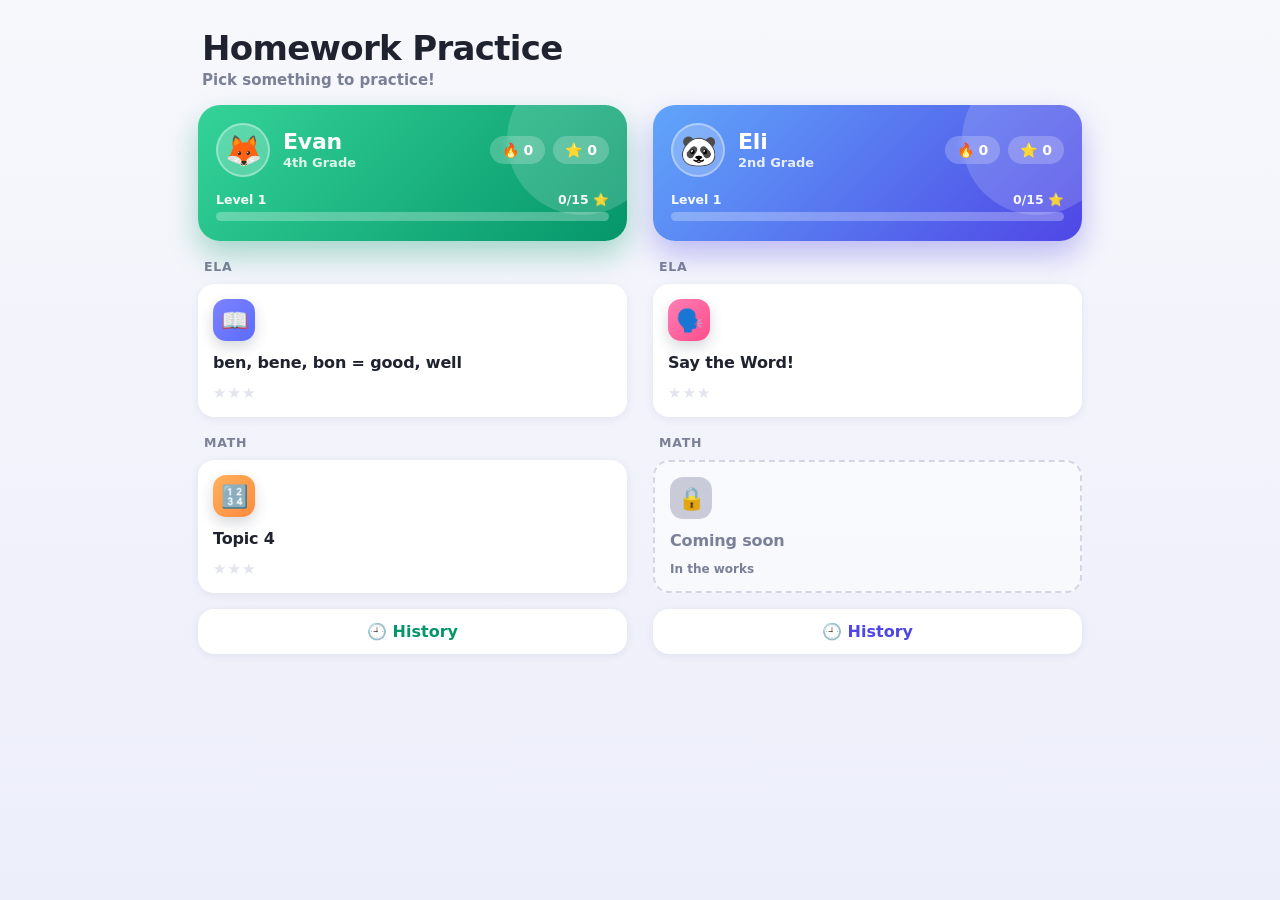
<file: index.html>
<!DOCTYPE html>
<html lang="en">
<head>
  <meta charset="UTF-8" />
  <meta name="viewport" content="width=device-width, initial-scale=1.0, viewport-fit=cover" />
  <title>Homework Practice</title>
  <link rel="stylesheet" href="assets/styles.css" />
  <!-- Added to the Home Screen, it opens full screen like an app: no tabs, no address bar. -->
  <link rel="manifest" href="manifest.json" />
  <link rel="apple-touch-icon" href="assets/icons/icon-180.png" />
  <meta name="apple-mobile-web-app-capable" content="yes" />
  <meta name="mobile-web-app-capable" content="yes" />
  <meta name="apple-mobile-web-app-status-bar-style" content="default" />
  <meta name="apple-mobile-web-app-title" content="Practice" />
  <meta name="theme-color" content="#f7f8fc" />
</head>
<body>
  <main class="app-shell">
    <header class="home-head">
      <h1 id="hubTitle">Homework Practice</h1>
      <p class="sub" id="hubSub"></p>
    </header>
    <div class="kid-grid" id="kidGrid"></div>
  </main>

  <script src="assets/progress.js"></script>
  <script>
    // GitHub Pages serves everything with cache-control: max-age=600, and
    // there is no way to change that on a static site. A browser that has
    // been here before will therefore happily show a ten-minute-old menu,
    // so a newly added assignment just isn't there. The content files are
    // a couple of kilobytes, so ask for the current copy every time rather
    // than let that happen. Code files keep the normal caching.
    function freshScript(src) {
      return new Promise((resolve, reject) => {
        const s = document.createElement("script");
        s.src = src + (src.includes("?") ? "&" : "?") + "v=" + Date.now();
        s.onload = resolve;
        s.onerror = () => reject(new Error("Could not load " + src));
        document.head.appendChild(s);
      });
    }

    const ENGINE = {
      vocab: { icon: "📖", bg: "var(--tile-vocab)" },
      speak: { icon: "🗣️", bg: "var(--tile-speak)" },
      math:  { icon: "🔢", bg: "var(--tile-math)" }
    };

    function href(act) {
      return `engines/${encodeURIComponent(act.engine)}/index.html?set=${encodeURIComponent(act.set)}` +
             (act.mode ? `&mode=${encodeURIComponent(act.mode)}` : "");
    }
    // Same rule as GameLoader: a mode other than "full" keeps its own stars.
    const progressKey = act => act.mode && act.mode !== "full" ? `${act.set}:${act.mode}` : act.set;

    // A tile wears a NEW badge for this many days after the date in the
    // manifest. Freshness and progress are different things: "just added"
    // is about the tile, "not tried yet" is about the child.
    const NEW_FOR_DAYS = 14;

    function isNewlyAdded(added) {
      if (!added) return false;                       // no date = never badged
      const when = Date.parse(added + "T00:00:00");   // local midnight, not UTC
      if (Number.isNaN(when)) return false;           // typo = never badged
      return (Date.now() - when) < NEW_FOR_DAYS * 86400000;
    }

    function starsMarkup(n) {
      let s = "";
      for (let i = 1; i <= 3; i++) s += `<span class="${i <= n ? "on" : "off"}">★</span>`;
      return `<span class="stars">${s}</span>`;
    }

    function tile(kidId, act) {
      const e = ENGINE[act.engine] || { icon: "✏️", bg: "var(--tile-vocab)" };
      const p = window.Progress.getActivity(kidId, progressKey(act));
      const foot = p.plays > 0
        ? `${starsMarkup(p.bestStars)}<span class="tile-best">Best ${p.bestPct}%</span>`
        : starsMarkup(0);
      const badge = isNewlyAdded(act.added) ? `<span class="badge-new">New</span>` : "";
      return `
        <a class="tile" href="${href(act)}">
          <div class="tile-top">
            <div class="chip" style="background:${e.bg}">${e.icon}</div>
            ${badge}
          </div>
          <div class="tile-title">${act.title}</div>
          <div class="tile-foot">${foot}</div>
        </a>`;
    }

    function lockedTile() {
      return `
        <div class="tile locked">
          <div class="tile-top"><div class="chip">🔒</div></div>
          <div class="tile-title">Coming soon</div>
          <div class="tile-foot"><span class="tile-best">In the works</span></div>
        </div>`;
    }

    function kidSection(kid) {
      const c = kid.colors || ["#7c83ff", "#5b6cff"];
      const pr = window.Progress.getKid(kid.id);
      const lvl = pr.level;

      const subjects = (kid.subjects || []).map(sub => {
        // archived: true in the manifest keeps the assignment and its scores
        // but takes the tile off the home screen.
        const acts = (sub.activities || []).filter(a => !a.archived);
        const body = acts.length ? acts.map(a => tile(kid.id, a)).join("") : lockedTile();
        return `<div class="subj-cap">${sub.name}</div><div class="tiles">${body}</div>`;
      }).join("");

      return `
        <section class="kid" style="--kc1:${c[0]}; --kc2:${c[1]}; --kc-shadow:${c[1]}55">
          <div class="kid-hero">
            <div class="kid-hero-top">
              <div class="avatar">${kid.avatar || "🙂"}</div>
              <div class="kid-meta">
                <div class="kid-name">${kid.name}</div>
                <div class="kid-grade">${kid.grade || ""}</div>
              </div>
              <div class="kid-stats">
                <div class="stat-pill">🔥 ${pr.streak}</div>
                <div class="stat-pill">⭐ ${pr.totalStars}</div>
              </div>
            </div>
            <div class="xp">
              <div class="xp-row"><span>Level ${lvl.num}</span><span>${lvl.inLevel}/${lvl.perLevel} ⭐</span></div>
              <div class="xp-track"><div class="xp-fill" data-w="${lvl.pct}"></div></div>
            </div>
          </div>
          ${subjects}
          <a class="kid-history" href="history.html?kid=${encodeURIComponent(kid.id)}">🕘 History</a>
        </section>`;
    }

    function render() {
      const m = window.MANIFEST || { kids: [] };
      document.getElementById("hubTitle").textContent = m.title || "Homework Practice";
      document.getElementById("hubSub").textContent = "Pick something to practice!";
      document.getElementById("kidGrid").innerHTML = (m.kids || []).map(kidSection).join("");
      // animate XP bars after paint
      requestAnimationFrame(() => {
        document.querySelectorAll(".xp-fill").forEach(el => { el.style.width = el.dataset.w + "%"; });
      });
    }

    freshScript("data/manifest.js").then(render).catch(() => {
      document.getElementById("hubSub").textContent =
        "Couldn't load the activities — check the connection and pull down to refresh.";
    });
  </script>
</body>
</html>
</file>
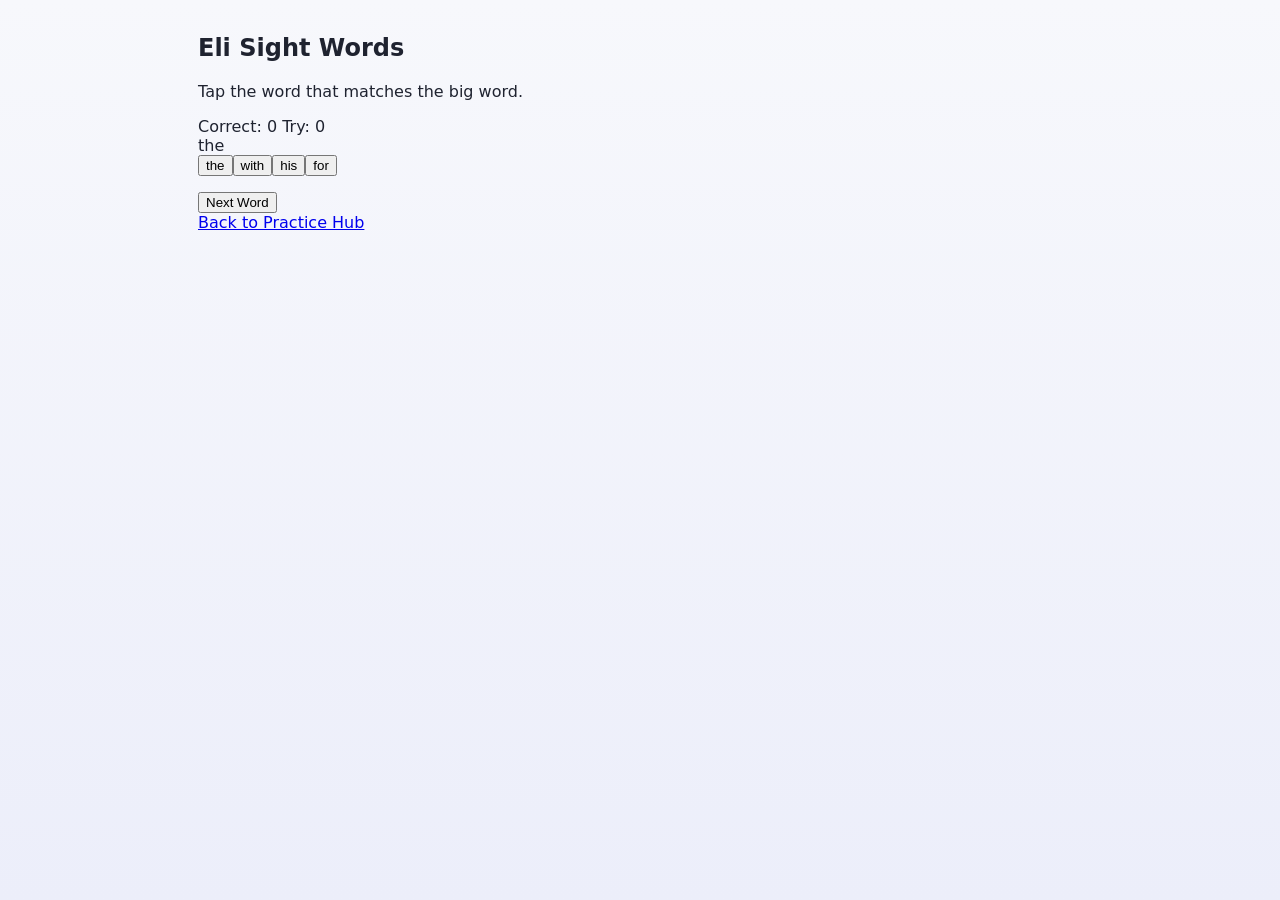
<file: eli-sight-words/index.html>
<!DOCTYPE html>
<html lang="en">
<head>
  <meta charset="UTF-8" />
  <meta name="viewport" content="width=device-width, initial-scale=1.0" />
  <title>Eli Sight Word Game</title>
  <link rel="stylesheet" href="../assets/styles.css" />
</head>
<body>
  <main class="app-shell">
    <section class="game-card">
      <h1>Eli Sight Words</h1>
      <p class="subtitle">Tap the word that matches the big word.</p>

      <div class="score-row">
        <span>Correct: <span id="correctCount">0</span></span>
        <span>Try: <span id="tryCount">0</span></span>
      </div>

      <div class="word-display" id="targetWord">the</div>
      <div class="option-grid" id="options"></div>
      <p id="feedback" class="feedback"></p>

      <div class="controls">
        <button class="big-button orange" onclick="newRound()">Next Word</button>
      </div>

      <a class="small-link" href="../">Back to Practice Hub</a>
    </section>
  </main>

  <script>
    const words = ["the", "and", "you", "said", "was", "for", "are", "with", "his", "they", "this", "have"];
    let target = "";
    let correct = 0;
    let tries = 0;

    function shuffle(array) {
      return array.sort(() => Math.random() - 0.5);
    }

    function newRound() {
      document.getElementById("feedback").textContent = "";
      target = words[Math.floor(Math.random() * words.length)];
      document.getElementById("targetWord").textContent = target;

      let choices = [target];
      while (choices.length < 4) {
        const word = words[Math.floor(Math.random() * words.length)];
        if (!choices.includes(word)) choices.push(word);
      }

      choices = shuffle(choices);
      const options = document.getElementById("options");
      options.innerHTML = "";

      choices.forEach(word => {
        const button = document.createElement("button");
        button.className = "big-button purple";
        button.textContent = word;
        button.onclick = () => checkAnswer(word);
        options.appendChild(button);
      });
    }

    function checkAnswer(word) {
      tries += 1;
      document.getElementById("tryCount").textContent = tries;

      if (word === target) {
        correct += 1;
        document.getElementById("correctCount").textContent = correct;
        document.getElementById("feedback").textContent = "Great job!";
      } else {
        document.getElementById("feedback").textContent = "Try again.";
      }
    }

    newRound();
  </script>
</body>
</html>
</file>
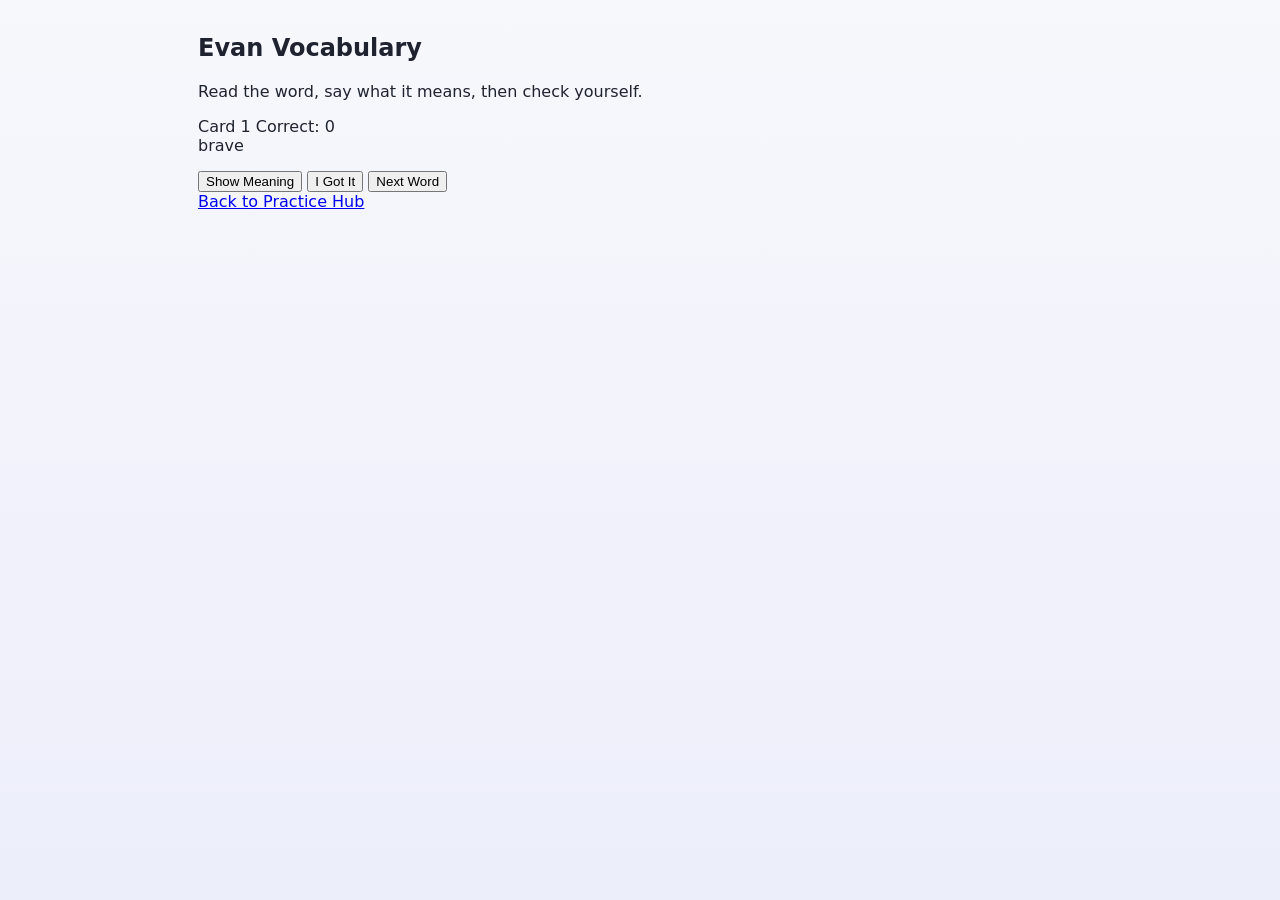
<file: evan-vocabulary/index.html>
<!DOCTYPE html>
<html lang="en">
<head>
  <meta charset="UTF-8" />
  <meta name="viewport" content="width=device-width, initial-scale=1.0" />
  <title>Evan Vocabulary Game</title>
  <link rel="stylesheet" href="../assets/styles.css" />
</head>
<body>
  <main class="app-shell">
    <section class="game-card">
      <h1>Evan Vocabulary</h1>
      <p class="subtitle">Read the word, say what it means, then check yourself.</p>

      <div class="score-row">
        <span>Card <span id="cardNumber">1</span></span>
        <span>Correct: <span id="correctCount">0</span></span>
      </div>

      <div class="word-display" id="wordDisplay">brave</div>
      <p id="definition" class="feedback"></p>

      <div class="controls">
        <button class="big-button blue" onclick="showDefinition()">Show Meaning</button>
        <button class="big-button green" onclick="markCorrect()">I Got It</button>
        <button class="big-button orange" onclick="nextWord()">Next Word</button>
      </div>

      <a class="small-link" href="../">Back to Practice Hub</a>
    </section>
  </main>

  <script>
    const words = [
      { word: "brave", definition: "showing courage" },
      { word: "curious", definition: "wanting to learn or know more" },
      { word: "gentle", definition: "kind and careful" },
      { word: "honest", definition: "telling the truth" },
      { word: "patient", definition: "able to wait calmly" },
      { word: "focus", definition: "to pay close attention" },
      { word: "effort", definition: "hard work or trying your best" },
      { word: "respect", definition: "showing care for someone or something" }
    ];

    let index = 0;
    let correct = 0;

    function updateCard() {
      document.getElementById("wordDisplay").textContent = words[index].word;
      document.getElementById("definition").textContent = "";
      document.getElementById("cardNumber").textContent = index + 1;
      document.getElementById("correctCount").textContent = correct;
    }

    function showDefinition() {
      document.getElementById("definition").textContent = words[index].definition;
    }

    function markCorrect() {
      correct += 1;
      document.getElementById("correctCount").textContent = correct;
      document.getElementById("definition").textContent = "Nice job!";
    }

    function nextWord() {
      index = (index + 1) % words.length;
      updateCard();
    }

    updateCard();
  </script>
</body>
</html>
</file>
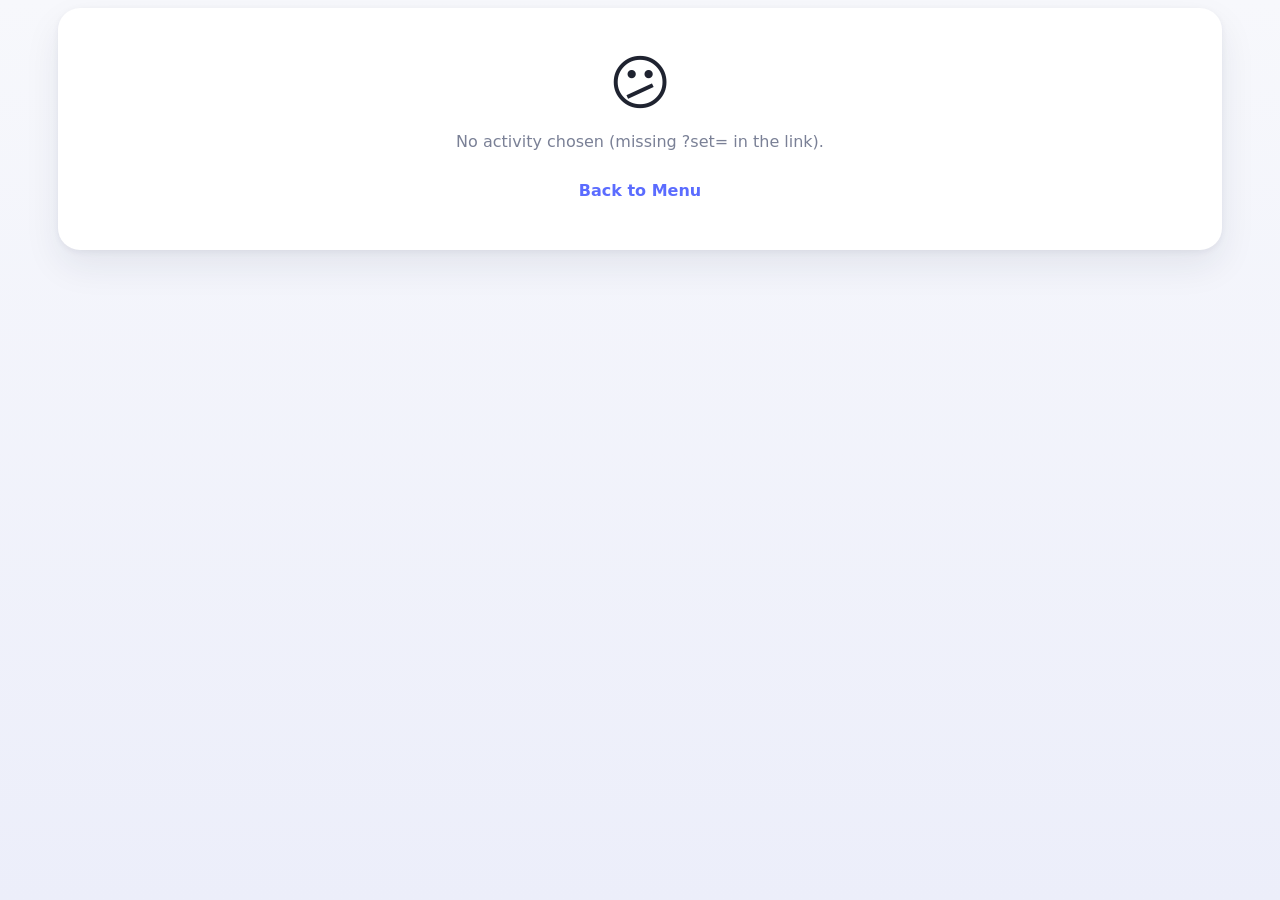
<file: engines/math/index.html>
<!DOCTYPE html>
<html lang="en">
<head>
  <meta charset="UTF-8" />
  <meta name="viewport" content="width=device-width, initial-scale=1.0, viewport-fit=cover" />
  <title>Math Practice Test</title>
  <link rel="stylesheet" href="../../assets/styles.css" />
  <!-- Added to the Home Screen, it opens full screen like an app: no tabs, no address bar. -->
  <link rel="manifest" href="../../manifest.json" />
  <link rel="apple-touch-icon" href="../../assets/icons/icon-180.png" />
  <meta name="apple-mobile-web-app-capable" content="yes" />
  <meta name="mobile-web-app-capable" content="yes" />
  <meta name="apple-mobile-web-app-status-bar-style" content="default" />
  <meta name="apple-mobile-web-app-title" content="Practice" />
  <meta name="theme-color" content="#f7f8fc" />
  <style>
    /* ============================================================
       The question area deliberately copies the look of the real
       online test (plain white card, gray radio buttons, black
       audio bar) so the format is familiar on test day. The menu
       bar and the results screen keep the app's own playful style.
       ============================================================ */

    .test-surface {
      background: #fff; border: 1px solid #e3e3e3; border-radius: 6px;
      padding: 26px 24px 28px; margin-bottom: 18px;
      font-family: -apple-system, "Helvetica Neue", Helvetica, Arial, sans-serif;
    }
    .verdict { font-size: 19px; font-weight: 600; margin-bottom: 14px; display: flex; align-items: center; gap: 8px; }
    .verdict.right { color: #157f3d; }
    .verdict.wrong { color: #c0271c; }
    .verdict svg { width: 20px; height: 20px; flex: none; }

    /* ---- Black audio pill ---- */
    .audio-bar {
      display: inline-flex; align-items: center; gap: 11px;
      background: #1c1c1c; border-radius: 8px; padding: 10px 14px;
      margin-bottom: 14px; cursor: pointer; user-select: none;
      -webkit-tap-highlight-color: transparent; border: none;
      transition: filter 0.12s;
    }
    .audio-bar:active { filter: brightness(1.35); }
    .audio-bar.sm { padding: 8px 12px; gap: 9px; margin-bottom: 8px; }
    .ab-icon { width: 24px; height: 24px; flex: none; display: block; }
    .audio-bar.sm .ab-icon { width: 21px; height: 21px; }
    /* A tall, easy-to-grab strip around the thin line. */
    .ab-seek { display: flex; align-items: center; height: 32px; margin: -14px 0; padding: 0 7px;
               cursor: pointer; touch-action: none; flex: none; }
    .ab-track { position: relative; width: 210px; height: 4px; background: #666; border-radius: 2px; flex: none; }
    .ab-seek.dragging .ab-knob { width: 18px; height: 18px; margin-left: -9px; transition: none; }
    .audio-bar.sm .ab-track { width: 185px; }
    .ab-knob {
      position: absolute; top: 50%; left: 0; width: 13px; height: 13px;
      margin-left: -6px; border-radius: 50%; background: #fff;
      transform: translateY(-50%); transition: left 0.15s linear;
    }
    .no-voice { color: #999; font-size: 13px; margin-bottom: 12px; font-style: italic; }

    /* ---- Question text ---- */
    .q-text { font-size: 19px; line-height: 1.55; color: #1a1a1a; }
    .q-text .ln { display: block; }
    .q-figure {
      font-family: ui-monospace, "SF Mono", Menlo, Consolas, monospace;
      font-size: 17px; line-height: 1.7; color: #1a1a1a;
      margin: 14px 0 0; white-space: pre; overflow-x: auto;
    }

    /* ---- Choices (radio / checkbox, test style) ---- */
    .choices { margin-top: 20px; }
    .choice {
      display: flex; align-items: center; gap: 14px; width: 100%;
      padding: 9px 0; margin: 0;
      font-size: 18px; color: #6b6b6b; text-align: left;
      cursor: pointer; -webkit-tap-highlight-color: transparent;
    }
    .choice:focus-visible { outline: 2px solid #3b82f6; outline-offset: 3px; border-radius: 4px; }
    .choice.stacked { display: block; padding: 4px 0 12px; }
    .choice.stacked .pick-row { display: flex; align-items: center; gap: 14px; }
    .mark { width: 21px; height: 21px; flex: none; }
    .mark circle, .mark rect { transition: fill 0.12s, stroke 0.12s; }
    .choice-text { line-height: 1.4; }
    .choice.on .choice-text { color: #1a1a1a; }
    .choice.key .choice-text { color: #157f3d; font-weight: 600; }
    .choice.miss .choice-text { color: #c0271c; }

    /* ---- Drag-to-fill ---- */
    .bank { display: flex; flex-wrap: wrap; gap: 12px; margin: 22px 0 26px; }
    .chip {
      min-width: 104px; text-align: center; background: #fff;
      border: 1px solid #c8c8c8; border-radius: 4px; padding: 13px 16px;
      font-family: inherit; font-size: 18px; color: #4a4a4a;
      cursor: grab; touch-action: none; user-select: none;
      box-shadow: 0 1px 2px rgba(0,0,0,0.06);
      transition: border-color 0.12s, background 0.12s;
    }
    .chip.armed { border-color: #3b82f6; background: #eff6ff; color: #1a1a1a; }
    .chip.ghost {
      position: fixed; z-index: 99; pointer-events: none; opacity: 0.92;
      box-shadow: 0 8px 20px rgba(0,0,0,0.22); cursor: grabbing;
    }
    .drag-line { font-size: 19px; color: #1a1a1a; line-height: 2.6; }
    .drag-line.mono {
      font-family: ui-monospace, "SF Mono", Menlo, Consolas, monospace;
      font-size: 18px; white-space: pre; line-height: 1.35; margin-bottom: 6px;
    }
    .drag-table { border-collapse: collapse; margin-top: 2px; font-size: 18px; color: #1a1a1a; }
    .drag-table th {
      font-size: 15px; font-weight: 700; line-height: 1.25; padding: 7px 18px;
      background: #f3f5f9; border: 1px solid #c8c8c8; text-align: center;
    }
    .drag-table td { border: 1px solid #c8c8c8; padding: 4px 14px; text-align: center; min-width: 150px; }
    .drag-table .blank { margin: 0; height: 42px; min-width: 112px; }
    .drag-rule { width: 158px; height: 2px; background: #9a9a9a; margin: 8px 0 10px 34px; }
    .blank {
      display: inline-flex; align-items: center; justify-content: center;
      min-width: 118px; height: 50px; vertical-align: middle; margin: 0 6px;
      background: #fff; border: 1px solid #c8c8c8; border-radius: 4px;
      font-size: 18px; color: #4a4a4a; cursor: pointer;
      -webkit-tap-highlight-color: transparent;
      transition: border-color 0.12s, background 0.12s;
    }
    .blank.hot   { border-color: #3b82f6; background: #eff6ff; border-width: 2px; }
    .blank.key   { color: #157f3d; font-weight: 600; border-color: #9ad0ae; }
    .blank.miss  { color: #c0271c; border-color: #e6a9a3; }

    /* ---- Question navigator + footer (app style) ---- */
    .qnav { display: flex; flex-wrap: wrap; gap: 7px; margin: 2px 2px 16px; }
    .qdot {
      width: 30px; height: 30px; border-radius: 10px; border: none;
      font-family: var(--font); font-size: 13px; font-weight: 800;
      background: #e4e6f2; color: var(--text-2); cursor: pointer;
      -webkit-tap-highlight-color: transparent; transition: transform 0.12s ease;
    }
    .qdot:active { transform: scale(0.92); }
    .qdot.answered { background: linear-gradient(135deg, #ffb15c, #ff8a3d); color: #fff; }
    .qdot.right    { background: linear-gradient(135deg, #5bd68a, #24a65a); color: #fff; }
    .qdot.wrong    { background: linear-gradient(135deg, #ff8b80, #e0483a); color: #fff; }
    .qdot.current  { box-shadow: 0 0 0 3px rgba(91,108,255,0.4); }

    .test-foot { display: flex; gap: 10px; }
    .test-foot .btn-sec { align-self: stretch; }
    /* The "still blank" note above Submit: one compact line, so the last
       question still fits a landscape iPad with tabs. */
    .stage-card .gap-note { font-size: 13px; line-height: 1.3; padding: 5px 12px; margin-top: 5px; border-radius: 10px; }
    .test-foot .btn-primary { margin: 0; }
    .btn-primary.submit { background: linear-gradient(135deg, #ffb15c, #ff8a3d); box-shadow: 0 8px 20px rgba(255,138,61,0.38); }

    .why {
      font-size: 15px; line-height: 1.55; color: #5a5a5a;
      background: #f6f7f9; border-left: 3px solid #c8c8c8;
      border-radius: 0 4px 4px 0; padding: 12px 14px; margin-top: 20px;
    }
    /* ---- Show your work: scratch pad + typed answer ----
       The pad is a blank white sheet he draws on with a finger or a
       pencil, like the margin of the paper test — no grid, it's his space. The answer is typed on
       on-screen keys, not a text field, so the iPad keyboard never opens:
       no talk-to-text, no autocorrect. */
    .pad {
      position: relative; margin-top: 18px; border: 1px solid #c8c8c8; border-radius: 6px;
      overflow: hidden; background: #fff;
    }
    .pad canvas { display: block; width: 100%; height: 250px; touch-action: none; cursor: crosshair; }

    /* Nothing on a test needs selecting or copying. Without this, iPad Safari
       reads a finger dragging across the scratch pad as "select this text"
       and starts highlighting words on the page, with the Copy bubble. */
    body {
      -webkit-user-select: none; user-select: none;
      -webkit-touch-callout: none;
    }
    /* Toolbar strip across the top of the sheet, so the buttons never sit
       on his drawing. */
    .pad-bar {
      display: flex; align-items: center; gap: 6px; padding: 6px 8px 6px 12px;
      border-bottom: 1px solid #e3e3e3; background: #fafafa;
    }
    .pad-cap { flex: 1; font-size: 13.5px; font-weight: 600; color: #6b6b6b; }
    .pad-btn {
      border: 1px solid #c8c8c8; border-radius: 5px; background: #fff; color: #3a3a3a;
      font: inherit; font-size: 13.5px; padding: 6px 11px; cursor: pointer;
      display: inline-flex; align-items: center; gap: 5px;
      -webkit-tap-highlight-color: transparent;
    }
    .pad-btn svg { width: 16px; height: 16px; flex: none; }
    .pad-btn:disabled { opacity: 0.4; cursor: default; }
    .pad-tools { display: inline-flex; }
    .pad-tools .pad-btn { border-radius: 0; }
    .pad-tools .pad-btn:first-child { border-radius: 5px 0 0 5px; }
    .pad-tools .pad-btn:last-child { border-radius: 0 5px 5px 0; margin-left: -1px; }
    .pad-btn.on { background: #e8f0fe; border-color: #3b82f6; color: #1d4ed8; position: relative; z-index: 1; }
    .pad.erasing canvas { cursor: cell; }
    .entry-wrap { display: flex; gap: 18px; align-items: flex-start; margin-top: 16px; flex-wrap: wrap; }
    .entries { flex: 1; min-width: 210px; display: grid; gap: 10px; }
    .entry { display: flex; align-items: center; gap: 10px; }
    .entry-label { min-width: 26px; font-size: 18px; font-weight: 600; color: #1a1a1a; }
    .entry-box {
      flex: 1; min-height: 50px; display: flex; align-items: center; padding: 0 14px;
      background: #fff; border: 1px solid #c8c8c8; border-radius: 4px; cursor: pointer;
      font-size: 22px; color: #1a1a1a; font-variant-numeric: tabular-nums;
      -webkit-tap-highlight-color: transparent;
    }
    .entry-box.active { border: 2px solid #3b82f6; padding: 0 13px; }   /* a focused text field */
    .entry-box.key  { color: #157f3d; font-weight: 600; border-color: #9ad0ae; }
    .entry-box.miss { color: #c0271c; border-color: #e6a9a3; }
    .entry-caret { display: inline-block; width: 2px; height: 24px; background: #3b82f6; margin-left: 1px; animation: blink 1s steps(1) infinite; }
    @keyframes blink { 50% { opacity: 0; } }
    .numpad { display: grid; grid-template-columns: repeat(3, 64px); gap: 8px; }
    .num {
      height: 50px; border: 1px solid #c8c8c8; border-radius: 6px; background: #fff;
      font: inherit; font-size: 21px; color: #1a1a1a; cursor: pointer;
      -webkit-tap-highlight-color: transparent; transition: background 0.1s;
    }
    .num:active { background: #e8edf5; }
    .num.del { grid-column: span 3; font-size: 15px; color: #4a4a4a; }
    .num.sym { font-size: 26px; line-height: 1; padding-bottom: 6px; }

    /* The stage: test card, scratch paper, and the Back / Next row.
       Upright: card, then (on questions he works out) the scratch paper,
       then the buttons. */
    .stage {
      flex: 1; display: grid; grid-template-columns: minmax(0, 1fr);
      grid-template-areas: "card" "pad" "foot"; grid-template-rows: auto auto 1fr;
    }
    .stage-card { grid-area: card; min-width: 0; }
    .stage-pad  { grid-area: pad; min-width: 0; display: none; }
    .stage.shows-work .stage-pad { display: block; }
    .stage-pad .pad { margin: 0 0 4px; }
    .stage-foot { grid-area: foot; align-self: end; }

    /* Landscape iPad in a browser with tabs — how he actually uses it.
       Scratch paper down the whole left side on every question; the test,
       looking just as it always has, on the right with its buttons. */
    @media (orientation: landscape) and (min-width: 900px) {
      .game-shell { max-width: 1200px; }
      .stage {
        grid-template-columns: minmax(0, 0.9fr) minmax(0, 1.1fr);
        grid-template-areas: "pad card" "pad foot"; grid-template-rows: auto 1fr;
        column-gap: 22px;
      }
      .stage-pad { display: block; align-self: start; position: sticky; top: 8px; }
      .stage-pad .pad { margin: 0; }
      .test-surface { margin-bottom: 0; }
      /* Answer box across the top, keys in two short rows under it —
         1-7, then 8 9 0 , . ⌫ — so a typed answer costs as little height
         as possible. Four boxes (A-D) sit side by side. */
      .entry-wrap { flex-direction: column; align-items: stretch; gap: 10px; }
      .entries { grid-auto-flow: column; grid-auto-columns: minmax(0, 1fr); }
      .numpad { grid-template-columns: repeat(7, minmax(0, 1fr)); }
      .num.del { grid-column: span 2; }
    }
    /* Smaller iPads in landscape with tabs (~620-700px of window). */
    @media (orientation: landscape) and (min-width: 900px) and (max-height: 700px) {
      .audio-bar { padding: 7px 12px; margin-bottom: 8px; }
      .q-text { font-size: 18px; line-height: 1.4; }
      .q-figure { font-size: 15.5px; line-height: 1.45; margin-top: 8px; }
      .bank { gap: 8px; margin: 9px 0 10px; }
      .chip { padding: 8px 12px; }
      .blank { height: 40px; }
      .drag-line { line-height: 1.85; }
      .entry-wrap { margin-top: 9px; gap: 8px; }
    }

    /* ---- Which test? (a tile that offers a Quick Check and the full one) ---- */
    .which-head { font-size: 28px; font-weight: 800; letter-spacing: -0.02em; margin: 14px 4px 4px; }
    .which-sub { color: var(--text-2); font-size: 15px; font-weight: 600; margin: 0 4px 18px; }
    .which { display: grid; grid-template-columns: repeat(auto-fit, minmax(260px, 1fr)); gap: 14px; }
    .which-card {
      display: flex; flex-direction: column; gap: 10px; text-decoration: none; color: var(--text);
      background: var(--card); border-radius: var(--radius); box-shadow: var(--shadow);
      padding: 22px; -webkit-tap-highlight-color: transparent; transition: transform 0.12s ease;
    }
    .which-card:active { transform: scale(0.98); }
    .which-icon {
      width: 52px; height: 52px; border-radius: 15px; display: flex; align-items: center; justify-content: center;
      font-size: 28px; background: var(--tile-math); box-shadow: 0 6px 14px rgba(255,138,61,0.28);
    }
    .which-icon.quick { background: linear-gradient(135deg, #7c83ff, #5b6cff); box-shadow: 0 6px 14px rgba(91,108,255,0.28); }
    .which-title { font-size: 22px; font-weight: 800; letter-spacing: -0.01em; }
    .which-foot { display: flex; align-items: center; gap: 8px; margin-top: auto; padding-top: 6px; }
    .which-stars { font-size: 18px; letter-spacing: 1px; color: #d8dbe8; }
    .which-stars .on { color: var(--gold); }
    .which-best { font-size: 13px; font-weight: 800; color: var(--text-2); }

    /* Review sheet extras (the shared .rev styles live in styles.css) */
    /* A select-all answer lists one choice per line. */
    .why { white-space: pre-line; }
    .err { text-align: center; padding: 40px 24px; }
    .err .emoji { font-size: 60px; }
    .err .msg { font-size: 16px; color: var(--text-2); margin: 14px 0 20px; }

    @media (max-width: 420px) {
      .ab-track { width: 150px; }
      .audio-bar.sm .ab-track { width: 130px; }
      .test-surface { padding: 20px 16px 22px; }
    }

    /* Short window — a landscape iPad with the tab bar showing, or a split
       view. Tighten the spacing so more of the question fits without
       scrolling. The text itself stays the size it is; a 4th grader has to be
       able to read it. */
    @media (max-height: 820px) {
      .test-surface { padding: 18px 20px 20px; margin-bottom: 10px; }
      .qnav { margin-bottom: 10px; }
      .qdot { width: 27px; height: 27px; }
      .audio-bar { margin-bottom: 10px; }
      .q-text { line-height: 1.45; }
      .q-figure { margin-top: 10px; line-height: 1.55; }
      .drag-table th { padding: 5px 16px; font-size: 14.5px; }
      .drag-table td { padding: 2px 12px; }
      .drag-table .blank { height: 36px; }
      .choices { margin-top: 13px; }
      .choice { padding: 6px 0; }
      .choice.stacked { padding: 2px 0 8px; }
      .bank { gap: 9px; margin: 14px 0 16px; }
      .chip { padding: 10px 14px; }
      .blank { height: 44px; }
      .drag-line { line-height: 2.2; }
      .pad canvas { height: 190px; }
      .entry-wrap { margin-top: 12px; }
      .entry-box { min-height: 44px; }
      .num { height: 44px; }
      .numpad { gap: 6px; }
      .why { margin-top: 13px; padding: 10px 12px; }
      .verdict { margin-bottom: 10px; }
    }
    @media (max-height: 620px) {
      .test-surface { padding: 14px 18px 16px; }
      .qnav { margin-bottom: 7px; }
      .bank { margin: 11px 0 12px; }
      .choices { margin-top: 10px; }
      .drag-line { line-height: 2; }
    }
  </style>
</head>
<body>
<main class="game-shell" id="app">Loading…</main>

<script src="../../assets/loader.js"></script>
<script src="../../assets/progress.js"></script>
<script src="../../assets/history.js"></script>
<script>
  /* ============================================================
     MATH PRACTICE TEST engine.

     Built to mirror the online test Evan actually sits: same card
     layout, same black "play" bar, same question types.

       type: "choice"  one answer      -> answer: <index>
       type: "multi"   select all      -> answers: [<index>, ...]
       type: "drag"    drag to fill    -> bank + template + answers

     Nothing is marked while he works, like the real test. He can
     change any answer, skip around with the numbers along the top,
     and go back. The score and a review of every question come at
     the end. After that, tapping a question number shows that
     question marked, with the right answer and a short why.

     Every question can be read aloud with the browser's built-in
     voice. Set  audioChoices: true  to put a play bar on each
     answer choice too, the way the harder word problems do.
     ============================================================ */

  let TITLE = "Math Practice Test";
  let SOURCE = null;     // the content file as loaded
  let MODE = "";         // "quick" = Quick Check, otherwise every question
  let quickPlan = null;  // this Quick Check's kinds, and what's left after it
  let questions = [];    // this attempt's questions
  let KID = null, SETID = null;
  let answers = [], revealed = false, index = 0, finished = false, reward = null;
  let pads = [], activeEntry = 0;   // scratch-pad strokes per question; which answer box is taking keys
  let erasing = false;              // scratch pad tool: pencil (false) or eraser (true)

  const $ = id => document.getElementById(id);
  const synth = window.speechSynthesis;

  function esc(s) {
    return String(s).replace(/&/g, "&amp;").replace(/</g, "&lt;")
                    .replace(/>/g, "&gt;").replace(/"/g, "&quot;");
  }
  const sameSet = (a, b) =>
    a.length === b.length && [...a].sort().every((v, i) => v === [...b].sort()[i]);

  /* ---------- Read aloud ---------------------------------------------------
     speechSynthesis reads the text; the bar's knob tracks real progress
     using word-boundary events, so it behaves like the test's player. */

  let playingKey = null;

  function speakable(s) {
    return String(s)
      .replace(/\s*[☐□]\s*/g, " what number ")
      .replace(/\s*≥\s*/g, " is greater than or equal to ")
      .replace(/\s*≤\s*/g, " is less than or equal to ")
      .replace(/\s*≠\s*/g, " is not equal to ")
      .replace(/\s*×\s*/g, " times ")
      .replace(/\s*÷\s*/g, " divided by ")
      .replace(/\s*[−–]\s*/g, " minus ")
      .replace(/\s*\+\s*/g, " plus ")
      .replace(/\s*=\s*/g, " equals ")
      .replace(/\s*<\s*/g, " is less than ")
      .replace(/\s*>\s*/g, " is greater than ")
      .replace(/(\d)\s*\/\s*(\d)/g, "$1 over $2")
      .replace(/[\u2500-\u257f|]+/g, " ")
      .replace(/_{2,}/g, " blank ")
      .replace(/\{\d+\}/g, " blank ")
      .replace(/\s{2,}/g, " ")
      .trim();
  }

  function textFor(q, key) {
    if (key.startsWith("c")) return speakable(q.choices[Number(key.slice(1))]);
    if (q.say) return speakable(q.say);     // a figure that reads badly gets its own words
    const parts = [speakable(q.prompt)];
    if (q.figure) parts.push(speakable(q.figure));
    if (q.template) parts.push(q.template.map(speakable).join(". "));
    if (q.table) parts.push(q.table.rows.map(r => r.map(speakable).join(", ")).join(". "));
    return parts.join(". ");
  }

  function stopSpeech() {
    if (synth) synth.cancel();
    playingKey = null;
    document.querySelectorAll(".audio-bar").forEach(bar => {
      bar.querySelector(".ab-knob").style.left = "0%";
      bar.querySelector(".ab-play").innerHTML = ICON_PLAY;
    });
  }

  function play(key) {
    if (!synth) return;
    if (playingKey === key) { stopSpeech(); return; }   // tapping the live bar stops it
    speakFrom(key, 0);
  }

  // Each reading gets a number. Cutting one off to start another fires the old
  // one's end event late — without this check it would stop the new reading.
  let speechId = 0;

  // Read from a point along the bar (0 = start, 1 = end), starting at the
  // beginning of the word under that point.
  function speakFrom(key, frac) {
    stopSpeech();
    const text = textFor(questions[index], key);
    let start = Math.min(text.length - 1, Math.max(0, Math.floor(frac * text.length)));
    while (start > 0 && !/\s/.test(text[start - 1])) start--;
    const bar = document.querySelector(`.audio-bar[data-key="${key}"]`);
    const knob = bar && bar.querySelector(".ab-knob");
    const at = i => { if (knob) knob.style.left = Math.min(100, i / Math.max(1, text.length) * 100) + "%"; };

    const id = ++speechId;
    const u = new SpeechSynthesisUtterance(text.slice(start));
    u.rate = 0.88;                          // a little slow — it's math, and he's nine
    u.lang = "en-US";
    u.onboundary = e => { if (id === speechId && playingKey === key) at(start + e.charIndex); };
    u.onend = u.onerror = () => { if (id === speechId) stopSpeech(); };
    playingKey = key;
    if (bar) bar.querySelector(".ab-play").innerHTML = ICON_STOP;
    at(start);
    // Safari can drop a reading started in the same instant another was cut off.
    setTimeout(() => { if (id === speechId) synth.speak(u); }, 60);
  }

  /* Drag the dot (or tap the line) to hear a part again. Pressing pauses the
     voice; letting go reads on from there. */
  let seeking = null, ignorePlayClickUntil = 0;
  const seekFrac = (track, x) => {
    const r = track.getBoundingClientRect();
    return Math.min(1, Math.max(0, (x - r.left) / Math.max(1, r.width)));
  };
  document.addEventListener("pointerdown", e => {
    const seek = e.target.closest(".ab-seek");
    if (!seek || !synth) return;
    e.preventDefault(); e.stopPropagation();
    seek.setPointerCapture(e.pointerId);
    speechId++; synth.cancel();             // silence while choosing the spot
    const track = seek.querySelector(".ab-track");
    seeking = { key: seek.dataset.seek, seek, track, frac: seekFrac(track, e.clientX) };
    seek.classList.add("dragging");
    seek.querySelector(".ab-knob").style.left = seeking.frac * 100 + "%";
  }, true);
  document.addEventListener("pointermove", e => {
    if (!seeking) return;
    e.preventDefault();
    seeking.frac = seekFrac(seeking.track, e.clientX);
    seeking.seek.querySelector(".ab-knob").style.left = seeking.frac * 100 + "%";
  }, true);
  const endSeek = cancelled => () => {
    if (!seeking) return;
    const { key, seek, frac } = seeking;
    seeking = null;
    seek.classList.remove("dragging");
    ignorePlayClickUntil = Date.now() + 500;   // the bar's own tap-to-stop mustn't fire too
    cancelled ? stopSpeech() : speakFrom(key, frac);
  };
  document.addEventListener("pointerup", endSeek(false), true);
  document.addEventListener("pointercancel", endSeek(true), true);

  /* ---------- Icons (inline so they match the test's look offline) -------- */

  const ICON_PLAY = '<circle cx="12" cy="12" r="10.2" fill="none" stroke="#fff" stroke-width="1.7"/><path d="M9.8 7.9l6.3 4.1-6.3 4.1z" fill="#fff"/>';
  const ICON_STOP = '<circle cx="12" cy="12" r="10.2" fill="none" stroke="#fff" stroke-width="1.7"/><rect x="8.9" y="8.9" width="6.2" height="6.2" rx="1" fill="#fff"/>';
  const ICON_SPK  = '<path d="M3.5 9.2v5.6h3.7l4.8 3.8V5.4L7.2 9.2H3.5z" fill="#fff"/>' +
                    '<path d="M15 8.8a4.6 4.6 0 010 6.4" fill="none" stroke="#fff" stroke-width="1.7" stroke-linecap="round"/>' +
                    '<path d="M17.8 6.2a8.4 8.4 0 010 11.6" fill="none" stroke="#fff" stroke-width="1.7" stroke-linecap="round"/>';

  function audioBar(key, small) {
    if (!synth) return "";
    return `<button class="audio-bar ${small ? "sm" : ""}" data-act="play" data-key="${key}" aria-label="Listen">
      <svg class="ab-icon ab-play" viewBox="0 0 24 24">${ICON_PLAY}</svg>
      <span class="ab-seek" data-seek="${key}" aria-label="Drag to choose where to listen from"><span class="ab-track"><span class="ab-knob"></span></span></span>
      <svg class="ab-icon" viewBox="0 0 24 24">${ICON_SPK}</svg>
    </button>`;
  }

  const TICK = '<svg viewBox="0 0 20 20"><circle cx="10" cy="10" r="9" fill="#157f3d"/><path d="M5.6 10.3l2.9 2.9 5.9-6.1" fill="none" stroke="#fff" stroke-width="2" stroke-linecap="round" stroke-linejoin="round"/></svg>';
  const CROSS = '<svg viewBox="0 0 20 20"><circle cx="10" cy="10" r="9" fill="#c0271c"/><path d="M6.8 6.8l6.4 6.4M13.2 6.8l-6.4 6.4" fill="none" stroke="#fff" stroke-width="2" stroke-linecap="round"/></svg>';

  function radio(on) { return `<svg class="mark" viewBox="0 0 22 22"><circle cx="11" cy="11" r="9" fill="#fff" stroke="${on ? "#3b82f6" : "#b9b9b9"}" stroke-width="1.5"/>${on ? '<circle cx="11" cy="11" r="4.6" fill="#3b82f6"/>' : ""}</svg>`; }
  function check(on) { return `<svg class="mark" viewBox="0 0 22 22"><rect x="2.2" y="2.2" width="17.6" height="17.6" rx="3.4" fill="${on ? "#7ba7f0" : "#fff"}" stroke="${on ? "#7ba7f0" : "#b9b9b9"}" stroke-width="1.5"/>${on ? '<path d="M6.4 11.2l3.1 3.1 6.1-6.3" fill="none" stroke="#fff" stroke-width="2.2" stroke-linecap="round" stroke-linejoin="round"/>' : ""}</svg>`; }

  /* ---------- Answer bookkeeping ------------------------------------------ */

  function blankAnswer(q) {
    if (q.type === "multi") return [];
    if (q.type === "drag")  return q.answers.map(() => null);
    if (q.type === "work")  return q.entries.map(() => "");
    return null;
  }
  function isAnswered(q, a) {
    if (q.type === "multi") return a && a.length > 0;
    if (q.type === "drag")  return a && a.every(v => v !== null);
    if (q.type === "work")  return a && a.every(v => v !== "");
    return a !== null;
  }
  // How an answer is written: 1352 → "1,352", 3.5 → "3.5".
  function fmtNum(n) {
    const [whole, dec] = String(n).split(".");
    return whole.replace(/\B(?=(\d{3})+(?!\d))/g, ",") + (dec ? "." + dec : "");
  }
  // He types the commas himself, and they count: right means written exactly
  // like the answer (or like another answer the question accepts — an
  // estimate can fairly go more than one way). 1352 or 13,52 is wrong.
  const entryRight = (e, typed) =>
    typed !== "" && [e.answer, ...(e.accept || [])].some(a => fmtNum(a) === typed);
  // Right digits, wrong commas — worth saying, so he sees what to fix.
  function commaSlip(e, typed) {
    if (!typed || entryRight(e, typed)) return "";
    const bare = t => t.replace(/,/g, "");
    const hit = [e.answer, ...(e.accept || [])].find(a => bare(fmtNum(a)) === bare(typed));
    return hit === undefined ? "" : `The number is right — check the commas: write it as ${fmtNum(hit)}.`;
  }
  function isRight(q, a) {
    if (!isAnswered(q, a)) return false;
    if (q.type === "multi") return sameSet(a, q.answers);
    if (q.type === "drag")  return a.every((v, i) => v === q.answers[i]);
    if (q.type === "work")  return q.entries.every((e, i) => entryRight(e, a[i]));
    return a === q.answer;
  }

  /* ---------- Test flow ---------------------------------------------------- */

  function validQuestion(q) {
    if (!q || !q.prompt) return false;
    if (q.type === "work") {
      if (!q.entries && Number.isFinite(q.answer)) q.entries = [{ answer: q.answer, accept: q.accept }];
      return Array.isArray(q.entries) && q.entries.length > 0 &&
             q.entries.every(e => e && Number.isFinite(e.answer));
    }
    if (q.type === "drag")
      return Array.isArray(q.bank) && Array.isArray(q.answers) &&
             (Array.isArray(q.template) || (q.table && Array.isArray(q.table.rows)));
    if (!Array.isArray(q.choices) || q.choices.length < 2) return false;
    return q.type === "multi"
      ? Array.isArray(q.answers) && q.answers.length > 0
      : Number.isInteger(q.answer) && q.answer >= 0 && q.answer < q.choices.length;
  }

  /* A content file either lists its questions, or has a generate() that
     writes a fresh set of numbers each time it's called. shuffle: true
     deals the questions in a new order on every attempt. */
  function buildQuestions() {
    const raw = typeof SOURCE.generate === "function" ? SOURCE.generate() : SOURCE.questions;
    let qs = (raw || []).filter(validQuestion);
    quickPlan = null;
    if (MODE === "quick") {
      const kinds = qs.map(kindOf);
      quickPlan = planQuick(kinds);
      qs = qs.filter((q, i) => quickPlan.pick.includes(kinds[i]));
    }
    if (!SOURCE.shuffle) return qs;
    for (let i = qs.length - 1; i > 0; i--) {
      const j = Math.floor(Math.random() * (i + 1));
      [qs[i], qs[j]] = [qs[j], qs[i]];
    }
    return qs;
  }

  /* ---------- Quick Check ---------------------------------------------------
     Five questions at a time, working through every kind of problem before
     any kind comes back. The kinds still to come are kept on the device; a
     check only crosses its five off when it's handed in, so one he quits
     halfway comes round again. */
  const QUICK_SIZE = 5;
  const DECK_KEY = "practice.quickdeck.v1";
  const kindOf = (q, i) => q.kind || "q" + i;
  const shuffled = a => { const b = a.slice(); for (let i = b.length - 1; i > 0; i--) { const j = Math.floor(Math.random() * (i + 1)); [b[i], b[j]] = [b[j], b[i]]; } return b; };
  const readDecks = () => { try { return JSON.parse(localStorage.getItem(DECK_KEY)) || {}; } catch { return {}; } };

  function saveDeck(left) {
    const d = readDecks();
    d[KID + "|" + SETID] = left;
    try { localStorage.setItem(DECK_KEY, JSON.stringify(d)); } catch {}
  }

  function planQuick(all) {
    const size = Math.min(QUICK_SIZE, all.length);
    let left = (readDecks()[KID + "|" + SETID] || []).filter(k => all.includes(k));
    if (left.length < size) {
      // Start of a round (or the end of one, topped up from the next). The
      // kinds that finish the old round go to the back of the new one, so they
      // don't come straight back. Saved now, so a check he quits deals the
      // same five next time; nothing is crossed off until he hands one in.
      const tail = left.slice();
      const round = shuffled(all.filter(k => !tail.includes(k)));
      const need = size - tail.length;
      left = tail.concat(round.slice(0, need), round.slice(need), shuffled(tail));
      saveDeck(left);
    }
    return { pick: left.slice(0, size), next: left.slice(size) };
  }
  function commitQuick() { if (quickPlan) saveDeck(quickPlan.next); }

  function start() {
    questions = buildQuestions();      // a new test on every attempt
    answers = questions.map(blankAnswer);
    revealed = false;
    pads = questions.map(() => []); erasing = false;
    index = 0; finished = false; reward = null; armed = null; activeEntry = 0;
    stopSpeech(); render();
  }

  function goTo(i) {
    if (i < 0 || i >= questions.length) return;
    stopSpeech(); index = i; armed = null; activeEntry = 0; erasing = false; render();
    window.scrollTo({ top: 0, behavior: "smooth" });
  }

  function pick(i) {
    const q = questions[index];
    if (revealed) return;                       // handed in — answers are locked
    if (q.type === "multi") {
      const a = answers[index];
      const at = a.indexOf(i);
      at === -1 ? a.push(i) : a.splice(at, 1);
    } else {
      answers[index] = i;                       // recorded, not marked
    }
    render();
  }

  function finish() {
    stopSpeech();
    const correct = questions.reduce((n, q, i) => n + (isRight(q, answers[i]) ? 1 : 0), 0);
    reward = window.Progress
      ? window.Progress.record(KID, SETID, Math.round(correct / questions.length * 100))
      : { stars: 0, streak: 0, totalStars: 0 };
    revealed = true; finished = true;
    commitQuick();
    saveHistory(correct);
    render();
    window.scrollTo({ top: 0, behavior: "smooth" });
  }

  // Everything a parent needs later to see what he missed, and how he worked it.
  function saveHistory(correct) {
    if (!window.WorkHistory) return;
    WorkHistory.save({
      kid: KID, set: SETID, title: TITLE, engine: "math",
      right: correct, total: questions.length,
      items: questions.map((q, i) => ({
        prompt: String(q.prompt).split("\n").join(" "),
        figure: q.figure || undefined,
        given: givenLine(q, answers[i]),
        answer: answerLine(q),
        right: isRight(q, answers[i]),
        note: slipsFor(q, answers[i]) || undefined,
        explain: q.explain || undefined,
        pad: WorkHistory.encodePad(pads[i]) || undefined
      }))
    });
  }

  // Back to the results from a question he reopened. Not a second hand-in,
  // so nothing is recorded again.
  const slipsFor = (q, a) => q.type === "work" && a
    ? q.entries.map((e, i) => commaSlip(e, a[i])).filter(Boolean).join(" ") : "";

  // "Question 7 is still blank" / "Questions 3, 7 and 12 are still blank"
  function blankNote(nums, hint) {
    if (!nums.length) return "";
    const who = nums.length === 1 ? `Question ${nums[0]} is`
      : nums.length > 6 ? `${nums.length} questions are`
      : `Questions ${nums.slice(0, -1).join(", ")} and ${nums[nums.length - 1]} are`;
    return `<div class="gap-note">${who} still blank — ${hint}.</div>`;
  }

  function showResults() {
    stopSpeech(); finished = true; render();
    window.scrollTo({ top: 0, behavior: "smooth" });
  }

  /* ---------- Show your work ----------------------------------------------- */

  function keyIn(d) {
    const q = questions[index];
    if (revealed || q.type !== "work") return;
    const a = answers[index], cur = a[activeEntry];
    if (d === "del") a[activeEntry] = cur.slice(0, -1);
    else if (cur.length < 11) a[activeEntry] = cur + d;      // exactly what he types, commas and all
    render();
  }

  const LANDSCAPE = window.matchMedia("(orientation: landscape) and (min-width: 900px)");

  function mountPad() {
    const c = document.querySelector(".pad canvas");
    if (!c) return;
    c.style.height = "";
    if (LANDSCAPE.matches) {
      const top = c.getBoundingClientRect().top + window.scrollY;
      c.style.height = Math.max(240, window.innerHeight - top - 14) + "px";
    }
    if (!c.clientWidth) return;                 // hidden on this question (upright, no work)
    const dpr = window.devicePixelRatio || 1;
    c.width = c.clientWidth * dpr; c.height = c.clientHeight * dpr;
    const ctx = c.getContext("2d");
    ctx.scale(dpr, dpr);
    ctx.lineCap = "round"; ctx.lineJoin = "round"; ctx.strokeStyle = "#1f2a44";
    // Each stroke is { erase, pts }. The eraser is a wide stroke that cuts
    // the ink away, so Undo can take back an erase like any other stroke.
    const strokes = pads[index];
    const pen = erase => {
      ctx.globalCompositeOperation = erase ? "destination-out" : "source-over";
      ctx.lineWidth = erase ? 22 : 2.4;
    };
    const seg = (p, q) => { ctx.beginPath(); ctx.moveTo(p.x, p.y); ctx.lineTo(q.x, q.y); ctx.stroke(); };
    const dot = p => seg(p, { x: p.x + 0.1, y: p.y });
    strokes.forEach(s => {
      pen(s.erase);
      s.pts.length === 1 ? dot(s.pts[0]) : s.pts.forEach((p, i) => i && seg(s.pts[i - 1], p));
    });
    if (revealed) return;                       // his work stays visible, but it's done

    let cur = null;
    const at = e => { const r = c.getBoundingClientRect(); return { x: e.clientX - r.left, y: e.clientY - r.top }; };
    // iPad Safari decides on text selection, the magnifier and double-tap
    // zoom from the touch events, not the pointer events — so the pad has
    // to cancel those too, or a stroke can still start a selection.
    if (!c._touchGuard) {
      const stop = e => e.preventDefault();
      ["touchstart", "touchmove", "touchend"].forEach(t => c.addEventListener(t, stop, { passive: false }));
      c._touchGuard = true;
    }

    c.onpointerdown = e => {
      e.preventDefault(); c.setPointerCapture(e.pointerId);
      const sel = window.getSelection && window.getSelection();
      if (sel && sel.rangeCount) sel.removeAllRanges();   // clear anything already highlighted
      cur = { erase: erasing, pts: [at(e)] };
      strokes.push(cur); pen(cur.erase); dot(cur.pts[0]);
      syncPadButtons();
    };
    c.onpointermove = e => {
      if (!cur) return;
      e.preventDefault();
      // A pencil reports many points between frames; use them all for smooth lines.
      (e.getCoalescedEvents ? e.getCoalescedEvents() : [e]).forEach(ev => {
        const p = at(ev); seg(cur.pts[cur.pts.length - 1], p); cur.pts.push(p);
      });
    };
    c.onpointerup = c.onpointercancel = () => { cur = null; };
  }

  // Undo and Clear switch on with the first stroke, without redrawing the page.
  function syncPadButtons() {
    const any = (pads[index] || []).length > 0;
    document.querySelectorAll('.pad-btn[data-act="undo"], .pad-btn[data-act="clearpad"]')
      .forEach(b => { b.disabled = !any; });
  }

  window.addEventListener("resize", () => { if (!finished) mountPad(); });

  /* ---------- Drag to fill -------------------------------------------------
     One gesture handles both habits: drag a number into a blank (what the
     real test wants), or tap a number then tap a blank (what actually works
     on an iPad). Tapping a filled blank clears it. */

  let armed = null, ghost = null, dragging = false, startPt = null;

  function placeInBlank(slot, value) {
    answers[index][slot] = value;
    armed = null; render();
  }

  document.addEventListener("pointerdown", e => {
    const chip = e.target.closest(".chip");
    if (!chip || revealed) return;
    startPt = { x: e.clientX, y: e.clientY, chip, value: chip.dataset.value };
    dragging = false;
  });

  document.addEventListener("pointermove", e => {
    if (!startPt) return;
    if (!dragging) {
      if (Math.hypot(e.clientX - startPt.x, e.clientY - startPt.y) < 7) return;
      dragging = true;
      ghost = startPt.chip.cloneNode(true);
      ghost.classList.add("ghost");
      ghost.style.width = startPt.chip.offsetWidth + "px";
      document.body.appendChild(ghost);
    }
    ghost.style.left = (e.clientX - ghost.offsetWidth / 2) + "px";
    ghost.style.top  = (e.clientY - ghost.offsetHeight / 2) + "px";
    ghost.style.display = "none";
    const over = document.elementFromPoint(e.clientX, e.clientY);
    ghost.style.display = "";
    document.querySelectorAll(".blank").forEach(b => b.classList.remove("hot"));
    const blank = over && over.closest(".blank");
    if (blank) blank.classList.add("hot");
  });

  document.addEventListener("pointerup", e => {
    if (!startPt) return;
    const { value } = startPt;
    if (dragging) {
      ghost.style.display = "none";
      const over = document.elementFromPoint(e.clientX, e.clientY);
      ghost.remove(); ghost = null;
      const blank = over && over.closest(".blank");
      startPt = null; dragging = false;
      if (blank) placeInBlank(Number(blank.dataset.slot), value);
      else document.querySelectorAll(".blank").forEach(b => b.classList.remove("hot"));
      return;
    }
    startPt = null;
    armed = armed === value ? null : value;   // plain tap = arm this number
    render();
  });

  /* ---------- Screens ------------------------------------------------------ */

  function navBar(right) {
    return `<div class="nav-bar">
      <a class="nav-back" href="../../index.html">‹ Menu</a>
      <div class="nav-title">${esc(TITLE)}</div>
      <div class="nav-right">${right || ""}</div>
    </div>`;
  }

  function dots() {
    return `<div class="qnav">${questions.map((q, i) => {
      const state = revealed ? (isRight(q, answers[i]) ? "right" : "wrong")
                  : isAnswered(q, answers[i]) ? "answered" : "";
      return `<button class="qdot ${state} ${i === index && !finished ? "current" : ""}"
        data-act="goto" data-i="${i}" aria-label="Question ${i + 1}">${i + 1}</button>`;
    }).join("")}</div>`;
  }

  function promptHtml(q) {
    return String(q.prompt).split("\n")
      .map(l => `<span class="ln">${esc(l)}</span>`).join("");
  }

  function choicesHtml(q) {
    const a = answers[index], done = revealed;
    return `<div class="choices">${q.choices.map((c, i) => {
      const on = q.type === "multi" ? a.includes(i) : a === i;
      const mark = q.type === "multi" ? check(on) : radio(on);
      let extra = "";
      if (done) {
        const isKey = q.type === "multi" ? q.answers.includes(i) : q.answer === i;
        if (isKey) extra = "key";
        else if (on) extra = "miss";
      }
      const role = q.type === "multi" ? "checkbox" : "radio";
      const attrs = `role="${role}" aria-checked="${on}" tabindex="0" data-act="pick" data-i="${i}"`;
      return q.audioChoices
        ? `<div class="choice stacked ${on ? "on" : ""} ${extra}" ${attrs}>
             ${audioBar("c" + i, true)}
             <span class="pick-row">${mark}<span class="choice-text">${esc(c)}</span></span>
           </div>`
        : `<div class="choice ${on ? "on" : ""} ${extra}" ${attrs}>
             ${mark}<span class="choice-text">${esc(c)}</span>
           </div>`;
    }).join("")}</div>`;
  }

  function dragHtml(q) {
    const a = answers[index], done = revealed;
    const bank = done ? "" : `<div class="bank">${q.bank.map(v =>
      `<div class="chip ${armed === v ? "armed" : ""}" data-value="${esc(v)}">${esc(v)}</div>`
    ).join("")}</div>`;

    // Text with {0} {1} … where the blanks go.
    const fill = text => String(text).split(/(\{\d+\})/).map(part => {
      const m = part.match(/^\{(\d+)\}$/);
      if (!m) return esc(part);
      const slot = Number(m[1]);
      const val = a[slot];
      const state = done ? (val === q.answers[slot] ? "key" : "miss") : "";
      return `<span class="blank ${state}" data-act="blank" data-slot="${slot}">${val === null ? "" : esc(val)}</span>`;
    }).join("");

    // A table on the paper is a table here too: headings, and blanks in the cells.
    const lines = q.table
      ? `<table class="drag-table">
          <tr>${q.table.head.map(h => `<th>${esc(h)}</th>`).join("")}</tr>
          ${q.table.rows.map(r => `<tr>${r.map(c => `<td>${fill(c)}</td>`).join("")}</tr>`).join("")}
        </table>`
      : q.template.map(line => line.trim() === "---" ? `<div class="drag-rule"></div>`
          : `<div class="drag-line ${q.mono ? "mono" : ""}">${fill(line)}</div>`).join("");

    // No instructions the real test doesn't show. (Tapping a number and then a
    // box still works, quietly, for when a drag is fiddly on the iPad.)
    return bank + lines;
  }

  function answerLine(q) {
    if (q.type === "work")
      return q.entries.length === 1 ? fmtNum(q.entries[0].answer)
        : q.entries.map(e => `${e.label} = ${fmtNum(e.answer)}`).join("\n");
    if (q.type === "drag")
      return q.answers.map((v, i) => `${i === 0 ? "" : ""}${v}`).join(" , ");
    const L = ["A", "B", "C", "D", "E", "F"];
    if (q.type === "multi")
      return q.answers.slice().sort((x, y) => x - y)
        .map(i => `${L[i]}. ${q.choices[i]}`).join("\n");
    return `${L[q.answer]}. ${q.choices[q.answer]}`;
  }

  // What he put, written the same way as answerLine so the two lines compare.
  function givenLine(q, a) {
    const L = ["A", "B", "C", "D", "E", "F"];
    if (q.type === "work") {
      if (!a || a.every(v => v === "")) return "Left blank";
      return q.entries.length === 1 ? a[0]
        : q.entries.map((e, i) => `${e.label} = ${a[i] === "" ? "—" : a[i]}`).join("\n");
    }
    if (q.type === "drag")
      return a && a.some(v => v !== null) ? a.map(v => v === null ? "—" : v).join(" , ") : "Left blank";
    if (q.type === "multi")
      return a && a.length
        ? a.slice().sort((x, y) => x - y).map(i => `${L[i]}. ${q.choices[i]}`).join("\n")
        : "Left blank";
    return a === null || a === undefined ? "Left blank" : `${L[a]}. ${q.choices[a]}`;
  }

  /* Every question, in order: a tick or a cross, the question, and the right
     answer. A miss also shows what he put and how to work it out. */
  function reviewSheet() {
    const rows = questions.map((q, i) => {
      const right = isRight(q, answers[i]);
      const text = String(q.prompt).split("\n").join(" ");
      return `<div class="rev">
        <div class="rev-top">
          <div class="rev-mark">${right ? TICK : CROSS}</div>
          <div class="rev-def"><span class="rev-num">Question ${i + 1}</span>${esc(text)}</div>
        </div>
        ${right
          ? `<div class="rev-line good">Answer: ${esc(answerLine(q))}</div>`
          : `<div class="rev-line bad">You put: ${esc(givenLine(q, answers[i]))}</div>
             <div class="rev-line good">Answer: ${esc(answerLine(q))}</div>
             ${slipsFor(q, answers[i]) ? `<div class="rev-line slip">${esc(slipsFor(q, answers[i]))}</div>` : ""}
             ${q.explain ? `<div class="rev-why">${esc(q.explain)}</div>` : ""}`}
        ${workPicture(WorkHistory.encodePad(pads[i]), "Your scratch paper")}
      </div>`;
    }).join("");
    return `<div class="review-cap">Review — every question</div>${rows}`;
  }

  const ICON_PENCIL = '<svg viewBox="0 0 20 20" fill="none" stroke="currentColor" stroke-width="1.6" stroke-linejoin="round"><path d="M13.6 3.4l3 3L7 16H4v-3z"/><path d="M11.6 5.4l3 3"/></svg>';
  const ICON_ERASER = '<svg viewBox="0 0 20 20" fill="none" stroke="currentColor" stroke-width="1.6" stroke-linejoin="round"><path d="M11.4 3.6l5 5-7.6 7.6H5.3l-2.5-2.5z"/><path d="M7.2 7.8l5 5"/><path d="M9 16.2h8"/></svg>';
  const ICON_UNDO   = '<svg viewBox="0 0 20 20" fill="none" stroke="currentColor" stroke-width="1.7" stroke-linecap="round" stroke-linejoin="round"><path d="M7.5 5L4 8.5 7.5 12"/><path d="M4.5 8.5h7a4.5 4.5 0 010 9H9"/></svg>';

  // His scratch paper, cropped to where he wrote — on the review sheet.
  function workPicture(enc, caption) {
    const img = window.WorkHistory && WorkHistory.padImage(enc);
    return img ? `<div class="rev-work"><div class="rev-work-cap">${caption}</div>
      <img src="${img.src}" width="${img.w}" height="${img.h}" alt="${caption}"></div>` : "";
  }

  function padHtml() {
    const strokes = pads[index] || [];
    const tools = revealed ? "" : `
      <span class="pad-tools">
        <button class="pad-btn ${erasing ? "" : "on"}" data-act="pen" aria-pressed="${!erasing}">${ICON_PENCIL}Pencil</button>
        <button class="pad-btn ${erasing ? "on" : ""}" data-act="eraser" aria-pressed="${erasing}">${ICON_ERASER}Eraser</button>
      </span>
      <button class="pad-btn" data-act="undo" ${strokes.length ? "" : "disabled"}>${ICON_UNDO}Undo</button>
      <button class="pad-btn" data-act="clearpad" ${strokes.length ? "" : "disabled"}>Clear</button>`;
    return `<div class="pad ${erasing ? "erasing" : ""}">
      <div class="pad-bar"><span class="pad-cap">Scratch Paper</span>${tools}</div>
      <canvas aria-label="Scratch Paper"></canvas>
    </div>`;
  }

  function workHtml(q) {
    const a = answers[index];
    const rows = q.entries.map((e, i) => {
      const typed = a[i];
      const state = revealed ? (entryRight(e, typed) ? "key" : "miss") : (i === activeEntry ? "active" : "");
      // Like the real test: an empty box, no hint. The first box starts
      // selected, with a blinking cursor; tapping another box moves to it.
      const shown = typed ? esc(typed) : "";
      const caret = !revealed && i === activeEntry ? `<span class="entry-caret"></span>` : "";
      return `<div class="entry">
        ${e.label ? `<span class="entry-label">${esc(e.label)}</span>` : ""}
        <div class="entry-box ${state}" data-act="entry" data-e="${i}">${typed ? shown + caret : caret + shown}</div>
      </div>`;
    }).join("");
    const key = (d, cls = "", label = d) => `<button class="num ${cls}" data-act="digit" data-d="${d}" aria-label="${label}">${d}</button>`;
    const keys = revealed ? "" : `<div class="numpad">
      ${["1","2","3","4","5","6","7","8","9"].map(d => key(d)).join("")}
      ${key("0")}${key(",", "sym", "comma")}${key(".", "sym", "point")}
      <button class="num del" data-act="digit" data-d="del" aria-label="Delete">⌫ Delete</button>
    </div>`;
    return `<div class="entry-wrap"><div class="entries">${rows}</div>${keys}</div>`;
  }

  function questionCard(q) {
    const done = revealed;
    const right = done && isRight(q, answers[index]);
    const verdict = done
      ? (right ? `<div class="verdict right">${TICK}Correct</div>`
               : `<div class="verdict wrong">${CROSS}Incorrect</div>`)
      : "";
    const noVoice = synth ? "" : `<div class="no-voice">Read-aloud needs Chrome or Safari.</div>`;


    let why = "";
    if (done && !right) {
      const slip = slipsFor(q, answers[index]);
      why = `<div class="why"><strong>Answer:</strong> ${esc(answerLine(q))}` +
            (slip ? `<br><strong>${esc(slip)}</strong>` : "") +
            (q.explain ? `<br>${esc(q.explain)}` : "") + `</div>`;
    } else if (done && q.explain) {
      why = `<div class="why">${esc(q.explain)}</div>`;
    }

    const head = `${verdict}${audioBar("q", false)}${noVoice}
      <div class="q-text">${promptHtml(q)}</div>
      ${q.figure ? `<pre class="q-figure">${esc(q.figure)}</pre>` : ""}`;

    const body = q.type === "drag" ? dragHtml(q) : q.type === "work" ? workHtml(q) : choicesHtml(q);
    return `<div class="test-surface">${head}${body}${why}</div>`;
  }

  function resultsScreen() {
    const correct = questions.reduce((n, q, i) => n + (isRight(q, answers[i]) ? 1 : 0), 0);
    const pct = Math.round(correct / questions.length * 100);
    const r = reward || { stars: 0, streak: 0, totalStars: 0 };
    const head = r.stars >= 3 ? "Amazing! 🏆" : r.stars === 2 ? "Great job! 🎉"
               : r.stars === 1 ? "Nice work! 👍" : "Keep going! 💪";
    const stars = [1, 2, 3].map(i => `<span class="big-star ${i <= r.stars ? "on" : ""}">★</span>`).join("");
    const chips = [
      r.streakUp ? `<div class="reward-chip fire">🔥 ${r.streak}-day streak</div>` : "",
      r.isNewBest ? `<div class="reward-chip new">⭐ New best!</div>` : "",
      `<div class="reward-chip">⭐ ${r.totalStars} total</div>`
    ].join("");

    const missed = questions.map((q, i) => ({ q, i })).filter(({ q, i }) => !isRight(q, answers[i]));
    const again = missed.length
      ? `<div class="progress-cap" style="margin-top:22px">Worth another look — tap a number</div>${dots()}`
      : `<div class="progress-cap" style="margin-top:22px">Every one correct 🎯</div>`;

    return `${navBar("")}
      <div class="card reward">
        <div class="reward-stars">${stars}</div>
        <div class="headline">${head}</div>
        <div class="pct">${correct} of ${questions.length} correct · ${pct}%</div>
        <div class="reward-chips">${chips}</div>
        <button class="btn-primary" data-act="again">Try Again</button>
        <div style="margin-top:10px"><a class="btn-text" href="../../index.html">Back to Menu</a></div>
      </div>
      ${again}
      ${reviewSheet()}`;
  }

  function render() {
    if (finished) { $("app").innerHTML = resultsScreen(); return; }

    const q = questions[index];
    const last = index === questions.length - 1;
    const answered = questions.filter((qq, i) => isAnswered(qq, answers[i])).length;
    // Next always works, so he can skip a question and come back to it.
    // The last question hands the test in with Submit.
    let mainBtn, note = "";
    if (revealed) {
      mainBtn = `<button class="btn-primary submit" data-act="results">Back to Results</button>`;
    } else if (last) {
      mainBtn = `<button class="btn-primary submit" data-act="finish">Submit</button>`;
      note = blankNote(questions.map((qq, i) => isAnswered(qq, answers[i]) ? 0 : i + 1).filter(Boolean),
                       "tap a number at the top to go back");
    } else {
      mainBtn = `<button class="btn-primary" data-act="next">Next ›</button>`;
    }

    // The card is the test; the scratch paper is beside it, like the sheet
    // he'd have on his desk. Landscape: paper on the left, test on the right.
    const showsWork = q.type === "work" || q.pad;
    $("app").innerHTML = `${navBar(`${index + 1}/${questions.length}`)}
      <div class="progress-track"><div class="progress-fill" style="width:${answered / questions.length * 100}%"></div></div>
      <div class="progress-cap">Question ${index + 1} of ${questions.length}</div>
      ${dots()}
      <div class="stage ${showsWork ? "shows-work" : ""}">
        <div class="stage-card">${questionCard(q)}${note}</div>
        <div class="stage-pad">${padHtml()}</div>
        <div class="stage-foot test-foot action-bar">
          <button class="btn-sec" data-act="prev" ${index === 0 ? "disabled" : ""}>‹ Back</button>
          ${mainBtn}
        </div>
      </div>`;
    mountPad();
  }

  /* Which test? Shown when the tile offers a Quick Check and the full
     Practice Assessment and he hasn't picked yet. Each keeps its own stars. */
  function whichScreen(id, base, modes) {
    const icons = { quick: "⚡", full: "📝" };
    const cards = modes.map(m => {
      const key = m.mode && m.mode !== "full" ? `${id}:${m.mode}` : id;
      const p = window.Progress ? Progress.getActivity(KID, key) : { plays: 0 };
      const stars = [1, 2, 3].map(i => `<span class="${p.plays && i <= p.bestStars ? "on" : ""}">★</span>`).join("");
      return `<a class="which-card" href="?set=${encodeURIComponent(id)}&mode=${encodeURIComponent(m.mode)}">
        <div class="which-icon ${esc(m.mode)}">${icons[m.mode] || "✏️"}</div>
        <div class="which-title">${esc(m.title)}</div>
        <div class="which-foot"><span class="which-stars">${stars}</span>
          ${p.plays ? `<span class="which-best">Best ${p.bestPct}%</span>` : ""}</div>
      </a>`;
    }).join("");
    document.title = base;
    $("app").innerHTML = `${navBar("")}
      <h1 class="which-head">${esc(base)}</h1>
      <p class="which-sub">Which one?</p>
      <div class="which">${cards}</div>`;
  }

  /* Delegated clicks — question text can hold quotes and math symbols,
     so nothing is interpolated into inline handlers. */
  document.addEventListener("click", e => {
    const el = e.target.closest("[data-act]");
    if (!el || el.disabled || el.hasAttribute("disabled")) return;
    switch (el.dataset.act) {
      case "play":   e.stopPropagation(); if (Date.now() > ignorePlayClickUntil) play(el.dataset.key); break;
      case "pick":   pick(Number(el.dataset.i)); break;
      case "goto":   if (finished) finished = false; goTo(Number(el.dataset.i)); break;
      case "prev":   goTo(index - 1); break;
      case "next":   goTo(index + 1); break;
      case "finish":  finish(); break;
      case "results": showResults(); break;
      case "digit":   keyIn(el.dataset.d); break;
      case "entry":   if (!revealed) { activeEntry = Number(el.dataset.e); render(); } break;
      case "clearpad": pads[index] = []; render(); break;
      case "undo":     pads[index].pop(); render(); break;
      case "pen":      erasing = false; render(); break;
      case "eraser":   erasing = true; render(); break;
      case "again":  start(); break;
      case "blank": {
        if (revealed) break;
        const slot = Number(el.dataset.slot);
        if (armed !== null) placeInBlank(slot, armed);
        else { answers[index][slot] = null; render(); }
        break;
      }
    }
  });

  document.addEventListener("keydown", e => {
    if (e.key !== " " && e.key !== "Enter") return;
    const el = document.activeElement;
    if (el && el.classList && el.classList.contains("choice")) { e.preventDefault(); el.click(); }
  });

  window.addEventListener("pagehide", stopSpeech);

  GameLoader.loadSet("../../").then(({ data, title, kidId, id, mode, key, base, modes }) => {
    TITLE = title; document.title = title; KID = kidId; SETID = key || id; MODE = mode || "";
    SOURCE = data;
    if (modes && !modes.some(m => m.mode === MODE)) return whichScreen(id, base, modes);
    if (!buildQuestions().length) throw new Error("This practice test has no questions yet.");
    start();
  }).catch(err => {
    $("app").innerHTML = `<div class="card err"><div class="emoji">😕</div>
      <div class="msg">${esc(err.message)}</div>
      <a class="btn-text" href="../../index.html">Back to Menu</a></div>`;
  });
</script>
</body>
</html>
</file>
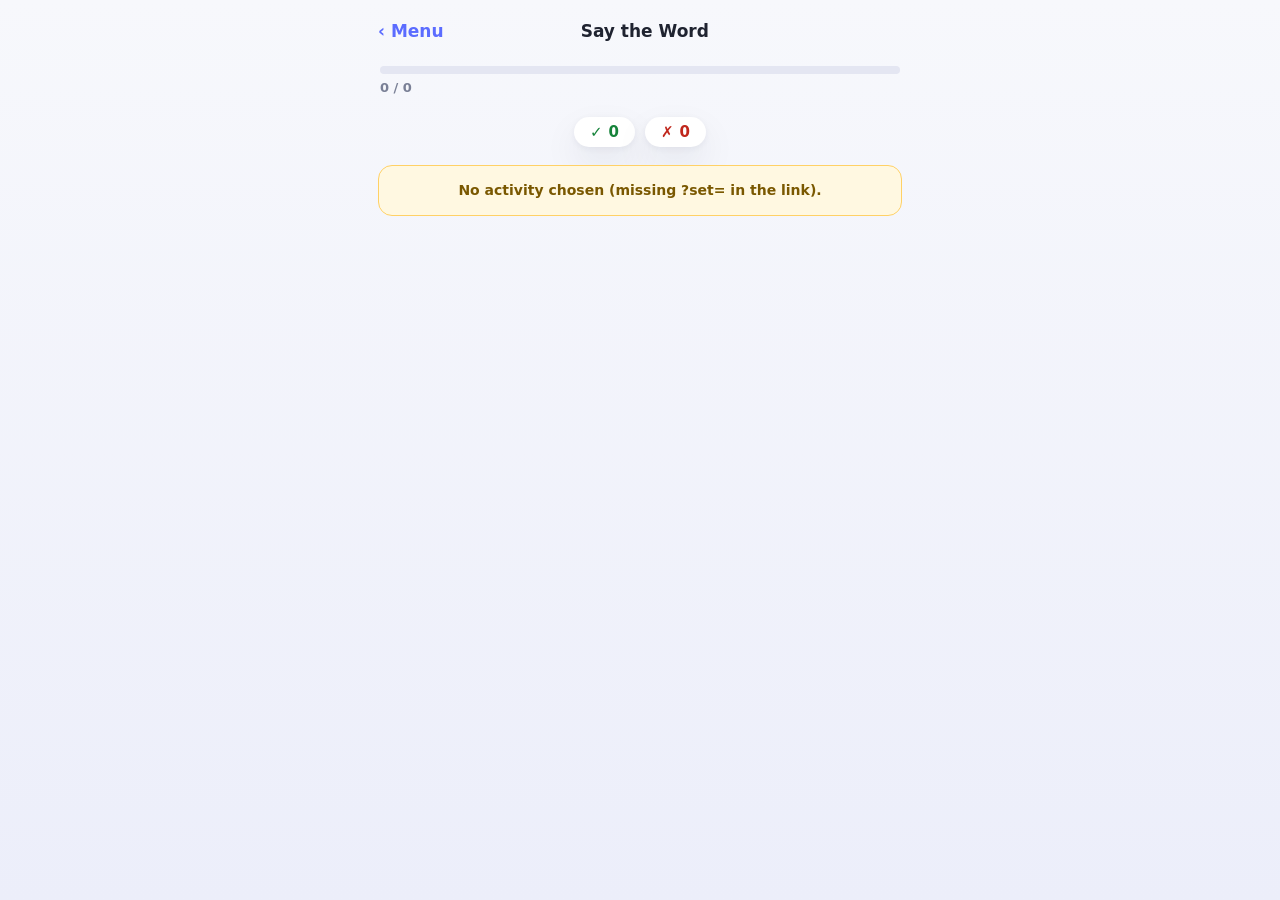
<file: engines/speak/index.html>
<!DOCTYPE html>
<html lang="en">
<head>
<meta charset="UTF-8">
<meta name="viewport" content="width=device-width, initial-scale=1.0, viewport-fit=cover">
<title>Say the Word</title>
<link rel="stylesheet" href="../../assets/styles.css" />
<!-- Added to the Home Screen, it opens full screen like an app: no tabs, no address bar. -->
<link rel="manifest" href="../../manifest.json" />
<link rel="apple-touch-icon" href="../../assets/icons/icon-180.png" />
<meta name="apple-mobile-web-app-capable" content="yes" />
<meta name="mobile-web-app-capable" content="yes" />
<meta name="apple-mobile-web-app-status-bar-style" content="default" />
<meta name="apple-mobile-web-app-title" content="Practice" />
<meta name="theme-color" content="#f2f2f7" />
<style>
  .score-row { display:flex; justify-content:center; gap:10px; margin: 2px 0 18px; }
  .pill { display:flex; align-items:center; gap:6px; background:var(--card); box-shadow:var(--shadow);
    border-radius:99px; padding:6px 16px; font-weight:700; font-size:15px; }
  .pill.c { color:#16833a; } .pill.w { color:#c0271c; }

  .word-card {
    background:var(--card); border-radius:22px; box-shadow:var(--shadow);
    padding:46px 20px; text-align:center; position:relative;
    border: 2px solid transparent; transition: border-color .25s, box-shadow .25s;
    margin-bottom:14px;
  }
  .word-card.listening { border-color:var(--accent); }
  .word-card.success { border-color:#34c759; }
  .word-card.fail { border-color:#ff3b30; }
  .word { font-size:clamp(2.8rem,12vw,4.2rem); font-weight:800; letter-spacing:-0.02em; }
  .word-card.success .word { color:#16833a; }
  .word-card.fail .word { color:#c0271c; }
  .card-num { position:absolute; top:12px; right:16px; font-size:12px; font-weight:600; color:var(--text-2); }

  .heard-text { text-align:center; font-size:14px; font-weight:500; color:var(--text-2); min-height:1.3em; margin-bottom:18px; }
  .heard-text.got { color:#16833a; } .heard-text.missed { color:#c0271c; }

  .mic-wrap { display:flex; flex-direction:column; align-items:center; gap:10px; margin-bottom:18px; }
  .mic-btn {
    width:84px; height:84px; border-radius:50%; border:none; cursor:pointer; font-size:2.3rem;
    display:flex; align-items:center; justify-content:center; color:#fff;
    background:var(--accent); box-shadow:0 8px 22px rgba(0,122,255,0.4);
    transition:transform .14s, background .2s; -webkit-tap-highlight-color:transparent;
  }
  .mic-btn:active { transform:scale(0.92); }
  .mic-btn.recording { background:#ff3b30; box-shadow:0 8px 22px rgba(255,59,48,0.45); animation:pulse 1s ease-in-out infinite; }
  @keyframes pulse { 0%,100%{box-shadow:0 8px 22px rgba(255,59,48,0.4);} 50%{box-shadow:0 8px 30px rgba(255,59,48,0.65),0 0 0 10px rgba(255,59,48,0.08);} }
  .mic-label { font-size:14px; font-weight:600; color:var(--text-2); min-height:1.3em; text-align:center; }

  .override-row { display:flex; gap:8px; justify-content:center; flex-wrap:wrap; margin-bottom:8px; opacity:0; pointer-events:none; transition:opacity .2s; }
  .override-row.visible { opacity:1; pointer-events:auto; }
  .obtn { border:none; border-radius:99px; padding:9px 18px; font-family:inherit; font-weight:600; font-size:14px; cursor:pointer; background:var(--card); box-shadow:var(--shadow); -webkit-tap-highlight-color:transparent; }
  .obtn.ok { color:#16833a; } .obtn.bad { color:#c0271c; } .obtn.skip { color:var(--accent); }

  .feedback { position:fixed; top:50%; left:50%; transform:translate(-50%,-50%) scale(0.5); font-size:6rem; opacity:0; pointer-events:none; z-index:99; }
  .feedback.show { animation:fbPop .65s forwards; }
  @keyframes fbPop { 0%{opacity:1;transform:translate(-50%,-50%) scale(1);} 60%{opacity:1;transform:translate(-50%,-50%) scale(1.4);} 100%{opacity:0;transform:translate(-50%,-50%) scale(.8);} }

  .warn-box { background:#fff8e1; border:1px solid #ffd166; border-radius:14px; padding:14px 18px; text-align:center; color:#7a5800; font-weight:600; font-size:14px; margin-bottom:16px; display:none; line-height:1.5; }

  .results { display:none; text-align:center; padding-top:6px; }
  .results .emoji { font-size:60px; }
  .results h2 { font-size:26px; font-weight:800; letter-spacing:-0.02em; margin:4px 0 18px; }
  .res-grid { display:grid; grid-template-columns:1fr 1fr; gap:12px; margin-bottom:14px; }
  .res-box { background:var(--card); border-radius:16px; box-shadow:var(--shadow); padding:18px 12px; }
  .res-box .big { font-size:40px; font-weight:800; } .res-box .lbl { font-size:13px; font-weight:600; color:var(--text-2); margin-top:2px; }
  .res-box.c .big { color:#16833a; } .res-box.w .big { color:#c0271c; }
  .missed-box { background:var(--card); border-radius:16px; box-shadow:var(--shadow); padding:16px 18px; margin-bottom:18px; text-align:left; }
  .missed-box h3 { font-size:14px; font-weight:700; color:#c0271c; margin:0 0 10px; }
  .missed-tags { display:flex; flex-wrap:wrap; gap:7px; }
  .m-tag { background:#fdecea; color:#c0271c; border-radius:99px; padding:4px 13px; font-weight:600; font-size:14px; }
</style>
</head>
<body>
<main class="game-shell">

  <div class="nav-bar">
    <a class="nav-back" href="../../index.html">‹ Menu</a>
    <div class="nav-title" id="subtitle">Say the Word</div>
    <div class="nav-right"></div>
  </div>

  <div class="progress-track"><div class="progress-fill" id="progressBar"></div></div>
  <div class="progress-cap" id="progressLabel">0 / 0</div>

  <div class="score-row">
    <div class="pill c">✓ <span id="cCount">0</span></div>
    <div class="pill w">✗ <span id="wCount">0</span></div>
  </div>

  <div class="warn-box" id="warnBox"></div>

  <div id="gameArea">
    <div class="word-card" id="card">
      <span class="card-num" id="cardNum"></span>
      <span class="word" id="wordDisplay">—</span>
    </div>
    <p class="heard-text" id="heardText"> </p>
    <div class="mic-wrap">
      <button class="mic-btn" id="micBtn" onclick="toggleListen()">🎤</button>
      <span class="mic-label" id="micLabel">Tap to speak</span>
    </div>
    <div class="override-row" id="overrideRow">
      <button class="obtn ok" onclick="overrideResult(true)">✓ Correct</button>
      <button class="obtn bad" onclick="overrideResult(false)">✗ Wrong</button>
      <button class="obtn skip" onclick="commitAndNext()">Next →</button>
    </div>
  </div>

  <div class="results" id="resultsArea">
    <div id="rewardTop"></div>
    <div class="res-grid">
      <div class="res-box c"><div class="big" id="rC">0</div><div class="lbl">Got it</div></div>
      <div class="res-box w"><div class="big" id="rW">0</div><div class="lbl">Missed</div></div>
    </div>
    <div class="missed-box" id="missedBox" style="display:none">
      <h3>Keep practicing</h3>
      <div class="missed-tags" id="missedTags"></div>
    </div>
    <button class="btn-primary" onclick="restartGame()">Play Again</button>
    <div style="margin-top:10px"><a class="btn-text" href="../../index.html">Back to Menu</a></div>
  </div>

</main>
<div class="feedback" id="feedback"></div>

<script src="../../assets/loader.js"></script>
<script src="../../assets/progress.js"></script>
<script>
let WORDS = [], ALTS = {};
let KID = null, SETID = null;
const SR = window.SpeechRecognition || window.webkitSpeechRecognition;
let rec = null, listening = false, resultPending = false, pendingOk = null;
let deck=[], cur=0, correct=0, wrong=0, missed=[];
let autoTimer = null;

function $(id){ return document.getElementById(id); }
function shuffle(a){ a=[...a]; for(let i=a.length-1;i>0;i--){let j=Math.floor(Math.random()*(i+1));[a[i],a[j]]=[a[j],a[i]];}return a; }

function restartGame(){
  deck=shuffle(WORDS); cur=0; correct=0; wrong=0; missed=[];
  resultPending=false; pendingOk=null; listening=false; clearTimeout(autoTimer);
  $('cCount').textContent=0; $('wCount').textContent=0;
  $('resultsArea').style.display='none'; $('gameArea').style.display='block';
  resetUI(); showCard();
}

function showCard(){
  if(cur>=deck.length){ showResults(); return; }
  resetUI();
  const w=deck[cur]; const c=$('card');
  c.style.animation='none'; c.offsetHeight; c.style.animation='';
  $('wordDisplay').textContent=w;
  $('cardNum').textContent=`${cur+1} / ${deck.length}`;
  $('heardText').textContent=' '; $('heardText').className='heard-text';
  updateProgress();
}

function resetUI(){
  $('card').className='word-card'; $('micBtn').className='mic-btn';
  $('micLabel').textContent='Tap to speak'; $('overrideRow').className='override-row';
  resultPending=false; pendingOk=null; listening=false; clearTimeout(autoTimer);
}

function updateProgress(){
  $('progressBar').style.width=(cur/deck.length*100)+'%';
  $('progressLabel').textContent=`Word ${Math.min(cur+1,deck.length)} of ${deck.length}`;
}

function toggleListen(){
  if(resultPending) return;
  if(!SR){ showWarn("Speech recognition isn't supported in this browser. Try Chrome or Safari."); return; }
  if(listening){ rec && rec.stop(); return; }
  startListening();
}

function startListening(){
  rec = new SR(); rec.lang='en-US'; rec.interimResults=false; rec.maxAlternatives=6;
  listening=true;
  $('micBtn').className='mic-btn recording'; $('micLabel').textContent='Listening…';
  $('card').className='word-card listening'; $('heardText').textContent=' ';
  $('overrideRow').className='override-row';
  rec.onresult=(e)=>{ const alts=[]; for(let i=0;i<e.results[0].length;i++) alts.push(e.results[0][i].transcript.trim().toLowerCase()); judgeAnswer(alts); };
  rec.onerror=(e)=>{
    listening=false; $('card').className='word-card'; $('micBtn').className='mic-btn';
    if(e.error==='no-speech'){ $('micLabel').textContent='Nothing heard — try again'; }
    else if(e.error==='not-allowed'||e.error==='permission-denied'){ $('micLabel').textContent='Mic blocked'; showWarn('Microphone access was blocked. Allow mic access in your browser settings, then reload.'); }
    else { $('micLabel').textContent='Try again'; }
  };
  rec.onend=()=>{ listening=false; if(!resultPending){ $('card').className='word-card'; $('micBtn').className='mic-btn'; } };
  rec.start();
}

function judgeAnswer(alts){
  const target=deck[cur].toLowerCase();
  const accepted=[target,...(ALTS[target]||[])];
  let matched=false, bestHeard=alts[0]||'';
  for(const alt of alts){
    const words=alt.replace(/[^a-z\s]/g,'').trim().split(/\s+/);
    for(const acc of accepted){ if(words.includes(acc)){ matched=true; bestHeard=alt; break; } }
    if(matched) break;
  }
  $('heardText').textContent=`Heard: “${bestHeard}”`;
  $('heardText').className='heard-text '+(matched?'got':'missed');
  pendingOk=matched; resultPending=true;
  if(matched){ $('card').className='word-card success'; $('micLabel').textContent='✓ Great job!'; flash('⭐'); }
  else { $('card').className='word-card fail'; $('micLabel').textContent='Not quite — try again?'; flash('💪'); }
  $('micBtn').className='mic-btn';
  $('overrideRow').className='override-row visible';
  autoTimer=setTimeout(()=>{ if(resultPending) commitAndNext(); }, 2800);
}

function overrideResult(ok){ clearTimeout(autoTimer); pendingOk=ok; commitAndNext(); }

function commitAndNext(){
  clearTimeout(autoTimer);
  if(!resultPending){ cur++; showCard(); return; }
  if(pendingOk){ correct++; $('cCount').textContent=correct; }
  else { wrong++; $('wCount').textContent=wrong; missed.push(deck[cur]); }
  resultPending=false; cur++; setTimeout(showCard,350);
}

function flash(emoji){ const el=$('feedback'); el.textContent=emoji; el.classList.remove('show'); void el.offsetWidth; el.classList.add('show'); }
function showWarn(msg){ const b=$('warnBox'); b.textContent=msg; b.style.display='block'; }

function showResults(){
  $('gameArea').style.display='none'; $('resultsArea').style.display='block';
  $('rC').textContent=correct; $('rW').textContent=wrong;
  $('progressBar').style.width='100%'; $('progressLabel').textContent=`${deck.length} of ${deck.length}`;

  const pct = deck.length ? Math.round(correct/deck.length*100) : 0;
  const r = window.Progress ? window.Progress.record(KID, SETID, pct)
                            : { stars:0, streak:0, totalStars:0, streakUp:false, isNewBest:false };
  const head = r.stars>=3 ? "Amazing! 🏆" : r.stars===2 ? "Great job! 🎉" : r.stars===1 ? "Nice work! 👍" : "Keep going! 📚";
  const bigStars = [1,2,3].map(i=>`<span class="big-star ${i<=r.stars?"on":""}">★</span>`).join("");
  const chips = [
    r.streakUp ? `<div class="reward-chip fire">🔥 ${r.streak}-day streak</div>` : "",
    r.isNewBest ? `<div class="reward-chip new">⭐ New best!</div>` : "",
    `<div class="reward-chip">⭐ ${r.totalStars} total</div>`
  ].join("");
  $('rewardTop').innerHTML = `
    <div class="reward-stars">${bigStars}</div>
    <div class="headline" style="font-size:28px;font-weight:900;letter-spacing:-0.02em;margin:2px 0 4px;">${head}</div>
    <div class="pct" style="font-size:15px;font-weight:800;color:var(--text-2);">${correct} of ${deck.length} · ${pct}%</div>
    <div class="reward-chips">${chips}</div>`;

  if(missed.length){ $('missedBox').style.display='block'; $('missedTags').innerHTML=missed.map(w=>`<span class="m-tag">${w}</span>`).join(''); }
  else { $('missedBox').style.display='none'; }
}

GameLoader.loadSet("../../").then(({ data, title, kidId, id }) => {
  document.title = title; $('subtitle').textContent = title; KID = kidId; SETID = id;
  WORDS = (data.words || []).filter(Boolean); ALTS = data.alts || {};
  if(!WORDS.length) throw new Error("This activity has no words yet.");
  if(!SR) showWarn("Speech recognition isn't supported here. Please open in Chrome or Safari.");
  restartGame();
}).catch(err => { $('gameArea').style.display='none'; showWarn(err.message); });
</script>
</body>
</html>
</file>
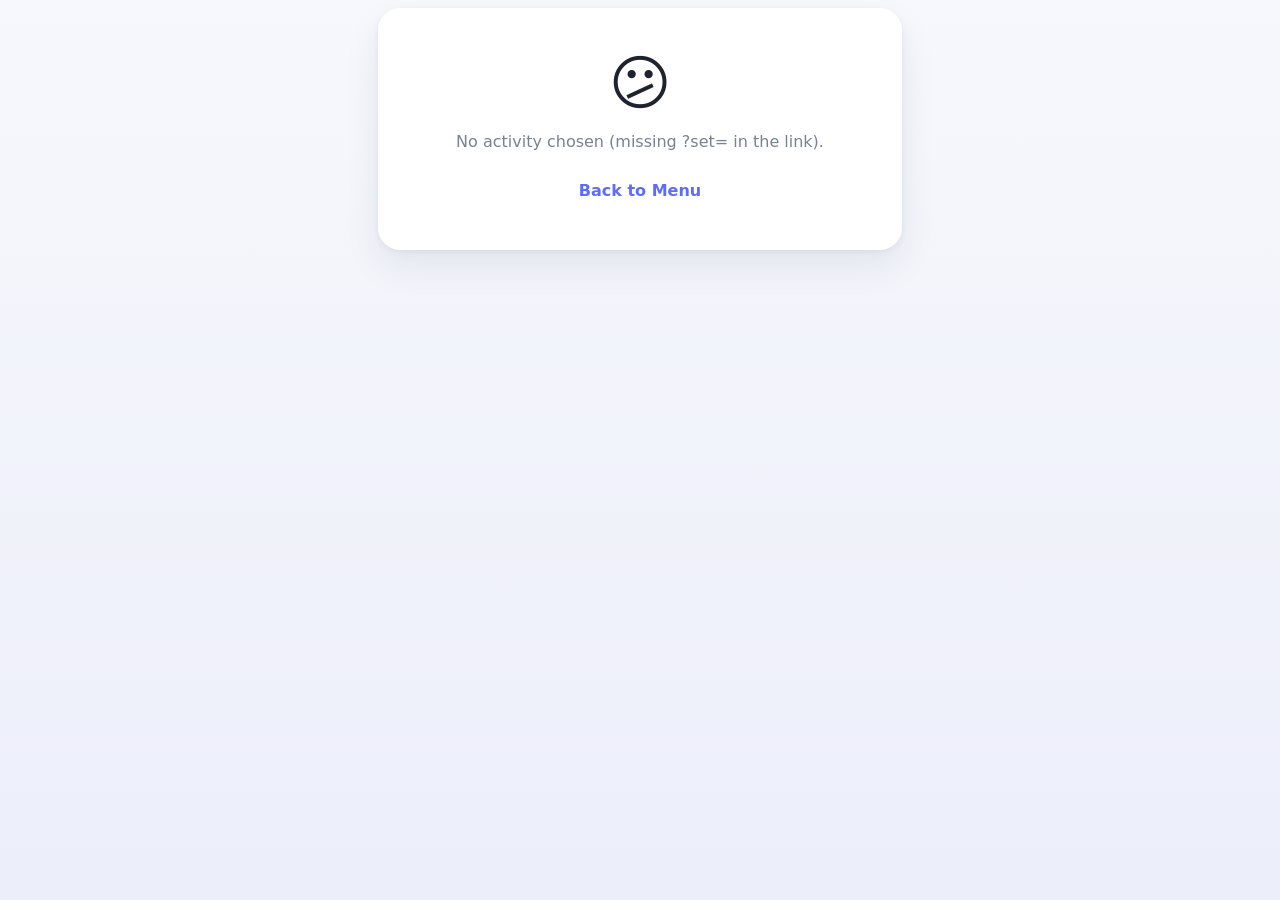
<file: engines/vocab/index.html>
<!DOCTYPE html>
<html lang="en">
<head>
  <meta charset="UTF-8" />
  <meta name="viewport" content="width=device-width, initial-scale=1.0, viewport-fit=cover" />
  <title>Vocabulary</title>
  <link rel="stylesheet" href="../../assets/styles.css" />
  <!-- Added to the Home Screen, it opens full screen like an app: no tabs, no address bar. -->
  <link rel="manifest" href="../../manifest.json" />
  <link rel="apple-touch-icon" href="../../assets/icons/icon-180.png" />
  <meta name="apple-mobile-web-app-capable" content="yes" />
  <meta name="mobile-web-app-capable" content="yes" />
  <meta name="apple-mobile-web-app-status-bar-style" content="default" />
  <meta name="apple-mobile-web-app-title" content="Practice" />
  <meta name="theme-color" content="#f2f2f7" />
  <style>
    .def-label {
      font-size: 12px; font-weight: 700; letter-spacing: 0.06em;
      color: var(--text-2); text-transform: uppercase; margin-bottom: 8px;
    }
    .def-text { font-size: 21px; font-weight: 600; line-height: 1.45; letter-spacing: -0.01em; }

    .prompt { font-size: 15px; font-weight: 600; color: var(--text-2); margin: 22px 2px 12px; }

    /* ---- Multiple choice ---- */
    .option {
      display: block; width: 100%; text-align: left;
      background: var(--card); border: none; border-radius: 14px;
      box-shadow: var(--shadow); padding: 15px 16px; margin-bottom: 10px;
      font-family: inherit; font-size: 17px; font-weight: 500; color: var(--text);
      cursor: pointer; -webkit-tap-highlight-color: transparent;
      transition: box-shadow 0.15s ease, transform 0.1s ease;
    }
    .option:active { transform: scale(0.99); }
    .option.picked { box-shadow: inset 0 0 0 2.5px var(--accent), var(--shadow); font-weight: 700; }

    /* ---- Spell it in ----
       There is deliberately no <input> anywhere. The letters are buttons, so
       iOS never offers its keyboard — which means no dictation and no
       autocorrect quietly fixing a misspelling. */
    .spell-wrap { display: flex; gap: 18px; align-items: flex-start; margin-top: 18px; }
    .spell-main { flex: 1; min-width: 0; }

    .answer-box {
      min-height: 62px; background: var(--card); border-radius: 14px;
      box-shadow: var(--shadow); padding: 14px 16px; display: flex;
      align-items: center; flex-wrap: wrap; gap: 1px;
      font-family: ui-monospace, "SF Mono", Menlo, Consolas, monospace;
      font-size: 24px; font-weight: 600; letter-spacing: 0.02em; color: var(--text);
      word-break: break-all; white-space: pre-wrap;   /* show the space he typed */
    }
    .answer-box .placeholder { font-family: var(--font); font-size: 16px; font-weight: 600; color: #b9bdcc; letter-spacing: 0; }
    .caret { display: inline-block; width: 2px; height: 26px; background: var(--accent); animation: blink 1s steps(1) infinite; }
    @keyframes blink { 50% { opacity: 0; } }

    .keys { display: grid; grid-template-columns: repeat(7, 1fr); gap: 7px; margin-top: 14px; }
    .key {
      border: none; border-radius: 11px; background: var(--card); box-shadow: var(--shadow-sm);
      font-family: inherit; font-size: 18px; font-weight: 700; color: var(--text);
      padding: 13px 0; cursor: pointer; -webkit-tap-highlight-color: transparent;
      text-transform: lowercase; transition: transform 0.1s ease, filter 0.1s ease;
    }
    .key:active { transform: scale(0.93); filter: brightness(0.96); }
    .key.wide { grid-column: span 2; background: #e8eaf4; color: var(--text-2); font-size: 15px; }
    .key.space { grid-column: 1 / -1; color: var(--text-2); font-size: 15px; }

    .bank {
      flex: none; width: 190px; background: var(--card); border-radius: 14px;
      box-shadow: var(--shadow-sm); padding: 14px 16px;
    }
    .bank-cap {
      font-size: 11.5px; font-weight: 800; letter-spacing: 0.06em; text-transform: uppercase;
      color: var(--text-2); margin-bottom: 9px;
    }
    .bank ul { list-style: none; margin: 0; padding: 0; }
    .bank li { font-size: 14.5px; font-weight: 600; line-height: 1.75; color: var(--text); word-break: break-all; }

    @media (max-width: 700px) {
      .spell-wrap { flex-direction: column; gap: 14px; }
      .bank { width: 100%; }
      .bank ul { columns: 2; column-gap: 14px; }
    }

    /* Short window — a landscape iPad with the tab bar showing, or a split
       view. Tighten the spacing so the whole card fits without scrolling.
       The definition and the words keep their size; they have to stay
       readable. */
    @media (max-height: 820px) {
      .prompt { margin: 14px 2px 9px; }
      .option { padding: 12px 16px; margin-bottom: 8px; }
      .spell-wrap { margin-top: 12px; gap: 14px; }
      .keys { gap: 6px; margin-top: 10px; }
      .key { padding: 10px 0; }
      .answer-box { min-height: 54px; padding: 11px 16px; }
      .bank { padding: 11px 14px; }
      .bank li { line-height: 1.6; }
    }
    @media (max-height: 620px) {
      .def-text { font-size: 19px; }
      .prompt { margin: 10px 2px 7px; }
      .option { padding: 10px 14px; margin-bottom: 6px; }
      .keys { gap: 5px; margin-top: 8px; }
      .key { padding: 8px 0; font-size: 17px; }
      .answer-box { min-height: 46px; padding: 8px 14px; font-size: 21px; }
    }

    .err { text-align: center; padding: 40px 24px; }
    .err .emoji { font-size: 60px; }
    .err .msg { font-size: 16px; color: var(--text-2); margin: 14px 0 20px; }
  </style>
</head>
<body>
<main class="game-shell" id="app">Loading…</main>

<script src="../../assets/loader.js"></script>
<script src="../../assets/progress.js"></script>
<script src="../../assets/history.js"></script>
<script>
  /* ============================================================
     VOCABULARY engine.

     Two rounds from the same word list:
       1. Ten cards: read the definition, pick the word from three.
       2. Three cards: read the definition and spell the word in,
          with the whole word list beside you as a bank.

     Nothing is marked while he works. He can go back, or skip a card
     and return to it; the last card has Submit. The score and a review
     sheet of every question come after that, so a wrong answer early on
     doesn't tell him what the later ones are.

     Spelling is exact — a typo counts as wrong, which is the point.
     The letters are buttons rather than a text field, so iOS never
     offers its keyboard: no dictation, and no autocorrect silently
     repairing a misspelling.
     ============================================================ */

  const CHOICES_PER_CARD = 3;
  const SPELL_ROUNDS = 3;
  const LETTERS = "abcdefghijklmnopqrstuvwxyz".split("");

  let TITLE = "Vocabulary";
  let terms = [];
  let KID = null, SETID = null, reward = null;
  let deck, index, answers, finished;

  const $ = id => document.getElementById(id);
  const shuffle = a => [...a].sort(() => Math.random() - 0.5);
  function esc(s) {
    return String(s).replace(/&/g, "&amp;").replace(/</g, "&lt;")
                    .replace(/>/g, "&gt;").replace(/"/g, "&quot;");
  }

  const TICK  = '<svg viewBox="0 0 20 20"><circle cx="10" cy="10" r="9" fill="#157f3d"/><path d="M5.6 10.3l2.9 2.9 5.9-6.1" fill="none" stroke="#fff" stroke-width="2" stroke-linecap="round" stroke-linejoin="round"/></svg>';
  const CROSS = '<svg viewBox="0 0 20 20"><circle cx="10" cy="10" r="9" fill="#c0271c"/><path d="M6.8 6.8l6.4 6.4M13.2 6.8l-6.4 6.4" fill="none" stroke="#fff" stroke-width="2" stroke-linecap="round"/></svg>';

  /* ---------- Building the round ---------------------------------------- */

  function buildDeck() {
    const cards = shuffle(terms).map(t => ({ kind: "choice", term: t }));
    const spellWords = shuffle(terms).slice(0, Math.min(SPELL_ROUNDS, terms.length));
    return cards.concat(spellWords.map(t => ({ kind: "spell", term: t })));
  }

  function choicesFor(card) {
    const others = shuffle(terms.filter(t => t.word !== card.term.word)).map(t => t.word);
    return shuffle([card.term.word, ...others.slice(0, Math.max(0, CHOICES_PER_CARD - 1))]);
  }

  // Same word, same spelling. Case and stray spaces are not the test
  // ("bon  voyage" with two spaces is still bon voyage).
  const norm = s => s.trim().toLowerCase().replace(/\s+/g, " ");
  const isRight = (card, given) =>
    typeof given === "string" && norm(given) === norm(card.term.word);

  /* ---------- Flow ------------------------------------------------------- */

  function start() {
    deck = buildDeck();
    answers = deck.map(() => null);
    index = 0; finished = false; reward = null;
    render();
  }

  function pick(word) {
    answers[index] = word;
    render();
  }

  // A spelling answer is kept on its card, so going back finds it as he left it.
  function keyTap(ch) {
    const cur = answers[index] || "";
    if (ch === "back") answers[index] = cur.slice(0, -1);
    else if (ch === " " && (cur === "" || cur.endsWith(" "))) return;   // one space, between words
    else if (cur.length < 40) answers[index] = cur + ch;
    render();
  }

  // Back and Next move freely — Next on an unanswered card skips it.
  function go(i) {
    if (i < 0 || i >= deck.length) return;
    index = i;
    render();
    window.scrollTo({ top: 0, behavior: "smooth" });
  }

  const isBlank = a => a === null || a === "";
  function blankNote() {
    const nums = answers.map((a, i) => isBlank(a) ? i + 1 : 0).filter(Boolean);
    if (!nums.length) return "";
    const who = nums.length === 1 ? `Question ${nums[0]} is`
      : nums.length > 6 ? `${nums.length} questions are`
      : `Questions ${nums.slice(0, -1).join(", ")} and ${nums[nums.length - 1]} are`;
    return `<div class="gap-note">${who} still blank — tap Back to go back, or Submit to hand it in anyway.</div>`;
  }

  function finish() {
    const correct = deck.reduce((n, c, i) => n + (isRight(c, answers[i]) ? 1 : 0), 0);
    reward = window.Progress
      ? window.Progress.record(KID, SETID, Math.round(correct / deck.length * 100))
      : { stars: 0, streak: 0, totalStars: 0 };
    finished = true;
    if (window.WorkHistory) WorkHistory.save({
      kid: KID, set: SETID, title: TITLE, engine: "vocab",
      right: correct, total: deck.length,
      items: deck.map((c, i) => ({
        prompt: c.term.definition,
        kind: c.kind === "spell" ? "spelled" : undefined,
        given: isBlank(answers[i]) ? "Left blank" : answers[i],
        answer: c.term.word,
        right: isRight(c, answers[i])
      }))
    });
    render();
    window.scrollTo({ top: 0, behavior: "smooth" });
  }

  /* ---------- Screens ---------------------------------------------------- */

  function navBar(right) {
    return `<div class="nav-bar">
      <a class="nav-back" href="../../index.html">‹ Menu</a>
      <div class="nav-title">${esc(TITLE)}</div>
      <div class="nav-right">${right || ""}</div>
    </div>`;
  }

  function choiceScreen(card) {
    const chosen = answers[index];
    const opts = (card._choices || (card._choices = choicesFor(card)))
      .map(w => `<button class="option ${chosen === w ? "picked" : ""}" data-act="pick" data-word="${esc(w)}">${esc(w)}</button>`)
      .join("");
    return `
      <div class="card">
        <div class="def-label">Definition</div>
        <div class="def-text">${esc(card.term.definition)}</div>
      </div>
      <div class="prompt">Which word matches?</div>
      ${opts}`;
  }

  function spellScreen(card) {
    const typed = answers[index] || "";
    const shown = typed
      ? `${esc(typed)}<span class="caret"></span>`
      : `<span class="placeholder">Tap the letters to spell it</span>`;
    // A space bar only when a word in this list has a space in it (bon voyage).
    const needsSpace = terms.some(t => /\s/.test(t.word.trim()));
    const keys = LETTERS
      .map(c => `<button class="key" data-act="key" data-ch="${c}">${c}</button>`)
      .join("") + `<button class="key wide" data-act="key" data-ch="back">⌫ Delete</button>` +
      (needsSpace ? `<button class="key space" data-act="key" data-ch=" " aria-label="Space">space</button>` : "");
    const bank = terms.map(t => `<li>${esc(t.word)}</li>`).join("");
    return `
      <div class="card">
        <div class="def-label">Definition</div>
        <div class="def-text">${esc(card.term.definition)}</div>
      </div>
      <div class="prompt">Spell the word that matches. Spelling counts.</div>
      <div class="spell-wrap">
        <div class="spell-main">
          <div class="answer-box">${shown}</div>
          <div class="keys">${keys}</div>
        </div>
        <aside class="bank">
          <div class="bank-cap">Word bank</div>
          <ul>${bank}</ul>
        </aside>
      </div>`;
  }

  function reviewSheet() {
    const rows = deck.map((c, i) => {
      const given = answers[i];
      const right = isRight(c, given);
      const kind = c.kind === "spell" ? `<span class="rev-kind">spelled</span>` : "";
      const yours = (given === null || given === "") ? "Left blank" : esc(given);
      return `<div class="rev">
        <div class="rev-top">
          <div class="rev-mark">${right ? TICK : CROSS}</div>
          <div class="rev-def">${esc(c.term.definition)}${kind}</div>
        </div>
        ${right
          ? `<div class="rev-line good">${esc(c.term.word)}</div>`
          : `<div class="rev-line bad">You put: ${yours}</div>
             <div class="rev-line good">Answer: ${esc(c.term.word)}</div>`}
      </div>`;
    }).join("");
    return `<div class="review-cap">Review — every question</div>${rows}`;
  }

  function resultsScreen() {
    const correct = deck.reduce((n, c, i) => n + (isRight(c, answers[i]) ? 1 : 0), 0);
    const pct = Math.round(correct / deck.length * 100);
    const r = reward || { stars: 0, streak: 0, totalStars: 0 };
    const head = r.stars >= 3 ? "Amazing! 🏆" : r.stars === 2 ? "Great job! 🎉"
               : r.stars === 1 ? "Nice work! 👍" : "Keep going! 📚";
    const stars = [1, 2, 3].map(i => `<span class="big-star ${i <= r.stars ? "on" : ""}">★</span>`).join("");
    const chips = [
      r.streakUp ? `<div class="reward-chip fire">🔥 ${r.streak}-day streak</div>` : "",
      r.isNewBest ? `<div class="reward-chip new">⭐ New best!</div>` : "",
      `<div class="reward-chip">⭐ ${r.totalStars} total</div>`
    ].join("");
    return `${navBar("")}
      <div class="card reward">
        <div class="reward-stars">${stars}</div>
        <div class="headline">${head}</div>
        <div class="pct">${correct} of ${deck.length} correct · ${pct}%</div>
        <div class="reward-chips">${chips}</div>
        <button class="btn-primary" data-act="again">Play Again</button>
        <div style="margin-top:10px"><a class="btn-text" href="../../index.html">Back to Menu</a></div>
      </div>
      ${reviewSheet()}`;
  }

  function render() {
    if (finished) { $("app").innerHTML = resultsScreen(); return; }

    const card = deck[index];
    const last = index + 1 >= deck.length;
    const body = card.kind === "spell" ? spellScreen(card) : choiceScreen(card);

    const done = answers.filter(a => !isBlank(a)).length;

    $("app").innerHTML = `${navBar(`${index + 1}/${deck.length}`)}
      <div class="progress-track"><div class="progress-fill" style="width:${done / deck.length * 100}%"></div></div>
      <div class="progress-cap">Question ${index + 1} of ${deck.length}</div>
      ${body}
      ${last ? blankNote() : ""}
      <div class="action-bar">
        <button class="btn-sec" data-act="prev" ${index === 0 ? "disabled" : ""}>‹ Back</button>
        ${last
          ? `<button class="btn-primary" data-act="submit">Submit</button>`
          : `<button class="btn-primary" data-act="next">Next ›</button>`}
      </div>`;
  }

  /* Delegated clicks — definitions carry quotes and brackets, so nothing is
     interpolated into inline handlers. */
  document.addEventListener("click", e => {
    const el = e.target.closest("[data-act]");
    if (!el || el.disabled) return;
    switch (el.dataset.act) {
      case "pick":  pick(el.dataset.word); break;
      case "key":   keyTap(el.dataset.ch); break;
      case "next":   go(index + 1); break;
      case "prev":   go(index - 1); break;
      case "submit": finish(); break;
      case "again": start(); break;
    }
  });

  GameLoader.loadSet("../../").then(({ data, title, kidId, id }) => {
    TITLE = title; document.title = title; KID = kidId; SETID = id;
    terms = (data.terms || []).filter(t => t && t.word && t.definition);
    if (!terms.length) throw new Error("This activity has no terms yet.");
    start();
  }).catch(err => {
    $("app").innerHTML = `<div class="card err"><div class="emoji">😕</div>
      <div class="msg">${esc(err.message)}</div>
      <a class="btn-text" href="../../index.html">Back to Menu</a></div>`;
  });
</script>
</body>
</html>
</file>
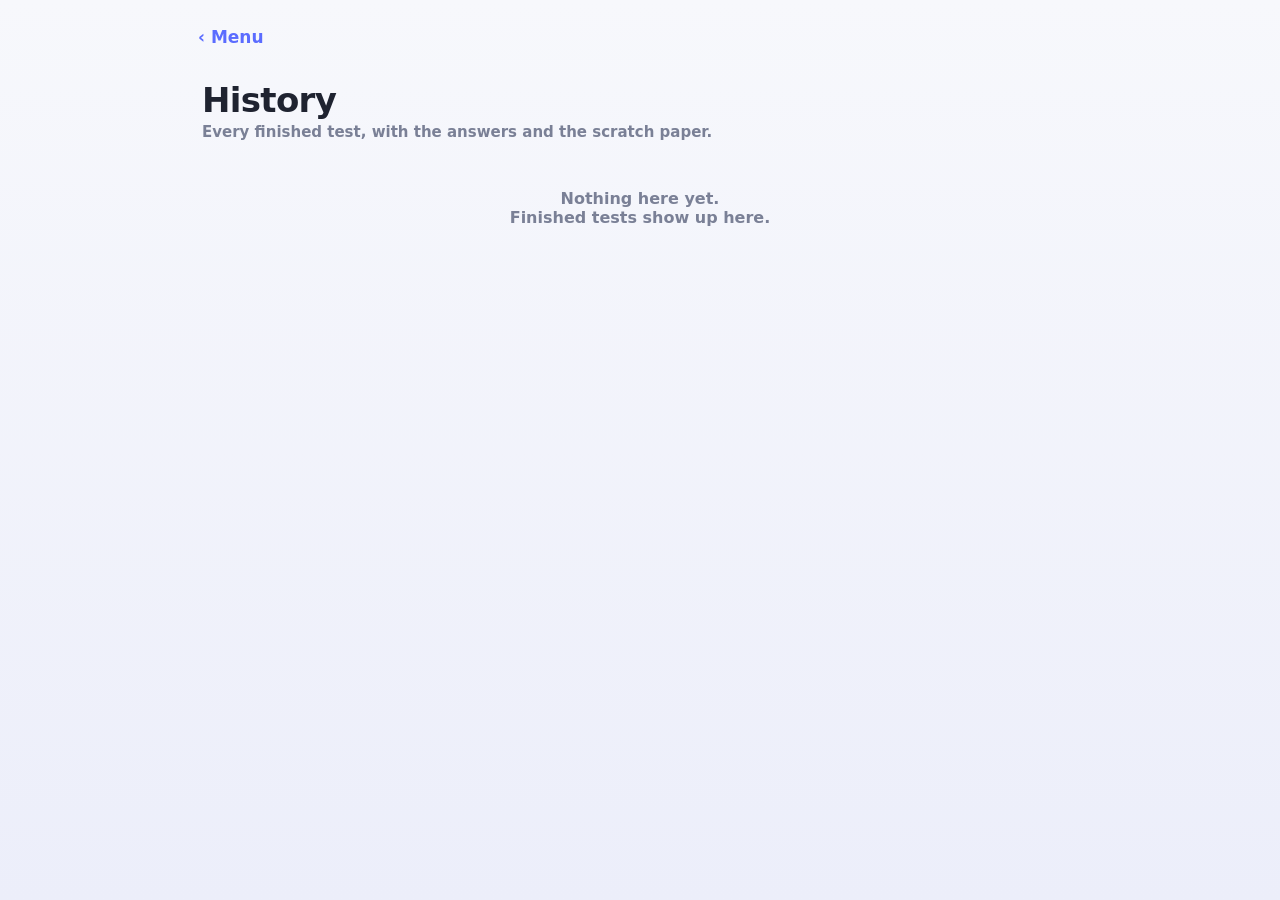
<file: history.html>
<!DOCTYPE html>
<html lang="en">
<head>
  <meta charset="UTF-8" />
  <meta name="viewport" content="width=device-width, initial-scale=1.0, viewport-fit=cover" />
  <title>History</title>
  <link rel="stylesheet" href="assets/styles.css" />
  <!-- Added to the Home Screen, it opens full screen like an app: no tabs, no address bar. -->
  <link rel="manifest" href="manifest.json" />
  <link rel="apple-touch-icon" href="assets/icons/icon-180.png" />
  <meta name="apple-mobile-web-app-capable" content="yes" />
  <meta name="mobile-web-app-capable" content="yes" />
  <meta name="apple-mobile-web-app-status-bar-style" content="default" />
  <meta name="apple-mobile-web-app-title" content="Practice" />
  <meta name="theme-color" content="#f7f8fc" />
  <style>
    .hist-kid { margin-top: 18px; }
    .hist-kid-name { font-size: 13px; font-weight: 800; letter-spacing: 0.06em; text-transform: uppercase;
                     color: var(--text-2); margin: 0 6px 10px; }
    .hist-row {
      display: flex; align-items: center; gap: 12px; width: 100%; text-align: left;
      background: var(--card); border: none; border-radius: var(--radius-sm); box-shadow: var(--shadow-sm);
      padding: 14px 16px; margin-bottom: 10px; font-family: inherit; color: var(--text);
      cursor: pointer; -webkit-tap-highlight-color: transparent; text-decoration: none;
    }
    .hist-row:active { transform: scale(0.99); }
    .hist-main { flex: 1; min-width: 0; }
    .hist-title { font-size: 16px; font-weight: 800; white-space: nowrap; overflow: hidden; text-overflow: ellipsis; }
    .hist-when { font-size: 13px; font-weight: 600; color: var(--text-2); margin-top: 2px; }
    .hist-score { flex: none; text-align: right; }
    .hist-pct { display: inline-block; font-size: 14px; font-weight: 800; border-radius: 999px; padding: 5px 11px; }
    .hist-pct.hi  { background: #e9fbef; color: #16833a; }
    .hist-pct.mid { background: #fff6e0; color: #a5660f; }
    .hist-pct.lo  { background: #fdecea; color: #c0271c; }
    .hist-missed { font-size: 12px; font-weight: 700; color: var(--text-2); margin-top: 4px; }
    .hist-chev { flex: none; color: #b9bdcc; font-size: 22px; font-weight: 700; }

    .hist-head { padding: 6px 4px 4px; }
    .hist-back { color: var(--accent); text-decoration: none; font-size: 17px; font-weight: 800; background: none; border: none;
                 font-family: inherit; padding: 8px 0; cursor: pointer; }
    .hist-head h2 { font-size: 24px; font-weight: 800; letter-spacing: -0.01em; margin: 6px 0 2px; }
    .hist-sub { color: var(--text-2); font-size: 14px; font-weight: 600; }
    .seg { display: inline-flex; gap: 4px; padding: 4px; background: #e6e8f3; border-radius: 12px; margin: 16px 2px 4px; }
    .seg button { border: none; background: none; font-family: inherit; font-size: 14px; font-weight: 800; color: var(--text-2);
                  padding: 8px 14px; border-radius: 9px; cursor: pointer; }
    .seg button.on { background: var(--card); color: var(--text); box-shadow: var(--shadow-sm); }
    .hist-fig { font-family: ui-monospace, "SF Mono", Menlo, Consolas, monospace; font-size: 13px; line-height: 1.45;
                color: var(--text); white-space: pre; overflow-x: auto; margin: 8px 0 0 29px; }
    .hist-empty { text-align: center; color: var(--text-2); font-weight: 600; padding: 40px 20px; }
    .hist-del { display: block; margin: 26px auto 10px; background: none; border: none; color: #c0271c;
                font-family: inherit; font-size: 15px; font-weight: 700; cursor: pointer; padding: 10px; }
  </style>
</head>
<body>
  <main class="app-shell">
    <div class="nav-bar"><a class="nav-back" href="index.html">‹ Menu</a></div>
    <header class="home-head">
      <h1 id="histTitle">History</h1>
      <p class="sub">Every finished test, with the answers and the scratch paper.</p>
    </header>
    <div id="view"></div>
  </main>

  <script src="assets/history.js"></script>
  <script>
    /* ============================================================
       HISTORY — every test handed in on this device, newest first.
       Tap one to review it question by question: what he put, the
       right answer, and the scratch paper he worked on. "Missed"
       shows just the ones he got wrong.
       ============================================================ */

    const TICK  = '<svg viewBox="0 0 20 20"><circle cx="10" cy="10" r="9" fill="#157f3d"/><path d="M5.6 10.3l2.9 2.9 5.9-6.1" fill="none" stroke="#fff" stroke-width="2" stroke-linecap="round" stroke-linejoin="round"/></svg>';
    const CROSS = '<svg viewBox="0 0 20 20"><circle cx="10" cy="10" r="9" fill="#c0271c"/><path d="M6.8 6.8l6.4 6.4M13.2 6.8l-6.4 6.4" fill="none" stroke="#fff" stroke-width="2" stroke-linecap="round"/></svg>';
    const $ = id => document.getElementById(id);
    const esc = s => String(s).replace(/&/g, "&amp;").replace(/</g, "&lt;").replace(/>/g, "&gt;").replace(/"/g, "&quot;");
    let kidNames = {}, showMissed = true;
    // Opened from a child's History button: history.html?kid=evan
    const KID = (new URLSearchParams(location.search).get("kid") || "").replace(/[^a-z0-9-]/gi, "");

    const when = iso => new Date(iso).toLocaleString("en-US",
      { weekday: "short", month: "short", day: "numeric", hour: "numeric", minute: "2-digit" });
    const pctOf = e => Math.round(e.right / Math.max(1, e.total) * 100);
    const band = p => p >= 90 ? "hi" : p >= 70 ? "mid" : "lo";

    function listView() {
      const all = WorkHistory.list().slice().reverse()           // newest first
        .filter(e => !KID || e.kid === KID);
      if (!all.length) return `<div class="hist-empty">Nothing here yet.<br>Finished tests show up here.</div>`;
      const byKid = {};
      all.forEach(e => (byKid[e.kid || "?"] = byKid[e.kid || "?"] || []).push(e));
      return Object.entries(byKid).map(([kid, list]) => `
        <section class="hist-kid">
          ${KID ? "" : `<div class="hist-kid-name">${esc(kidNames[kid] || kid)}</div>`}
          ${list.map(e => {
            const p = pctOf(e), missed = e.total - e.right;
            return `<a class="hist-row" href="#e=${encodeURIComponent(e.id)}">
              <div class="hist-main">
                <div class="hist-title">${esc(e.title || e.set)}</div>
                <div class="hist-when">${esc(when(e.at))}</div>
              </div>
              <div class="hist-score">
                <span class="hist-pct ${band(p)}">${e.right}/${e.total} · ${p}%</span>
                <div class="hist-missed">${missed ? missed + " missed" : "none missed"}</div>
              </div>
              <span class="hist-chev">›</span>
            </a>`;
          }).join("")}
        </section>`).join("");
    }

    function itemRow(it, n) {
      const img = it.pad ? WorkHistory.padImage(it.pad) : null;
      return `<div class="rev">
        <div class="rev-top">
          <div class="rev-mark">${it.right ? TICK : CROSS}</div>
          <div class="rev-def"><span class="rev-num">Question ${n}</span>${esc(it.prompt)}${it.kind ? `<span class="rev-kind">${esc(it.kind)}</span>` : ""}</div>
        </div>
        ${it.figure ? `<div class="hist-fig">${esc(it.figure)}</div>` : ""}
        ${it.right
          ? `<div class="rev-line good">Answer: ${esc(it.answer)}</div>`
          : `<div class="rev-line bad">He put: ${esc(it.given)}</div>
             <div class="rev-line good">Answer: ${esc(it.answer)}</div>
             ${it.note ? `<div class="rev-line slip">${esc(it.note)}</div>` : ""}
             ${it.explain ? `<div class="rev-why">${esc(it.explain)}</div>` : ""}`}
        ${img ? `<div class="rev-work"><div class="rev-work-cap">Scratch paper</div>
                 <img src="${img.src}" width="${img.w}" height="${img.h}" alt="Scratch paper"></div>` : ""}
      </div>`;
    }

    function detailView(e) {
      const p = pctOf(e), items = e.items.map((it, i) => ({ it, n: i + 1 }));
      const missed = items.filter(x => !x.it.right);
      const shown = showMissed ? missed : items;
      return `
        <div class="hist-head">
          <a class="hist-back" href="#">‹ History</a>
          <h2>${esc(e.title || e.set)}</h2>
          <div class="hist-sub">${esc(kidNames[e.kid] || e.kid)} · ${esc(when(e.at))} ·
            <span class="hist-pct ${band(p)}">${e.right}/${e.total} · ${p}%</span></div>
        </div>
        <div class="seg" role="tablist">
          <button class="${showMissed ? "on" : ""}" data-show="missed">Missed (${missed.length})</button>
          <button class="${showMissed ? "" : "on"}" data-show="all">All (${items.length})</button>
        </div>
        ${shown.length ? shown.map(x => itemRow(x.it, x.n)).join("")
                       : `<div class="hist-empty">Nothing missed on this one. 🎯</div>`}
        <button class="hist-del" data-del="${esc(e.id)}">Delete this test from History</button>`;
    }

    function render() {
      const m = location.hash.match(/^#e=(.+)$/);
      const e = m && WorkHistory.get(decodeURIComponent(m[1]));
      $("histTitle").textContent = KID && kidNames[KID] ? `${kidNames[KID]}'s History` : "History";
      $("histTitle").parentElement.style.display = e ? "none" : "";
      $("view").innerHTML = e ? detailView(e) : listView();
      window.scrollTo(0, 0);
    }

    document.addEventListener("click", ev => {
      const show = ev.target.closest("[data-show]");
      if (show) { showMissed = show.dataset.show === "missed"; render(); return; }
      const del = ev.target.closest("[data-del]");
      if (del && confirm("Delete this test from History? This can't be undone.")) {
        WorkHistory.remove(del.dataset.del);
        location.hash = "";
      }
    });
    window.addEventListener("hashchange", () => { showMissed = true; render(); });

    // Kid names come from the manifest; history still shows without it.
    const s = document.createElement("script");
    s.src = "data/manifest.js?v=" + Date.now();
    s.onload = () => { (window.MANIFEST?.kids || []).forEach(k => { kidNames[k.id] = k.name; }); render(); };
    s.onerror = render;
    document.head.appendChild(s);
  </script>
</body>
</html>
</file>
<file: assets/styles.css>
/* ============================================================
   Playful design system — friendly, gamified, polished.
   Shared by the home screen and the game engines.
   ============================================================ */

:root {
  --bg-1: #f7f8fc;
  --bg-2: #eceefa;
  --card: #ffffff;
  --text: #1f2330;
  --text-2: #7a8096;
  --separator: rgba(40, 44, 70, 0.08);
  --accent: #5b6cff;
  --gold: #ffc53d;
  --radius: 22px;
  --radius-sm: 16px;
  --shadow: 0 2px 6px rgba(30, 34, 70, 0.06), 0 16px 36px rgba(30, 34, 70, 0.08);
  --shadow-sm: 0 2px 10px rgba(30, 34, 70, 0.07);

  --tile-vocab: linear-gradient(135deg, #7c83ff, #5b6cff);
  --tile-speak: linear-gradient(135deg, #ff7eb3, #ff4d8d);
  --tile-math:  linear-gradient(135deg, #ffb15c, #ff8a3d);
  --tile-lock:  #c9ccd8;

  --font: ui-rounded, "SF Pro Rounded", "Nunito", system-ui, -apple-system,
          "Segoe UI", Roboto, sans-serif;
}

* { box-sizing: border-box; }
html, body { margin: 0; }

body {
  background: linear-gradient(180deg, var(--bg-1), var(--bg-2));
  background-attachment: fixed;
  color: var(--text);
  font-family: var(--font);
  -webkit-font-smoothing: antialiased;
  padding: env(safe-area-inset-top) env(safe-area-inset-right)
           env(safe-area-inset-bottom) env(safe-area-inset-left);
}

/* ---------------- Home screen ---------------- */

/* History — a button at the foot of each child's section. */
.kid-history {
  display: flex; align-items: center; justify-content: center; gap: 6px;
  margin-top: 16px; padding: 13px; border-radius: var(--radius-sm);
  background: var(--card); box-shadow: var(--shadow-sm);
  color: var(--kc2, var(--accent)); font-size: 16px; font-weight: 800; text-decoration: none;
  -webkit-tap-highlight-color: transparent; transition: transform 0.12s ease;
}
.kid-history:active { transform: scale(0.98); }


.app-shell { width: 100%; max-width: 560px; margin: 0 auto; padding: 14px 18px 56px; }

.home-head { padding: 14px 4px 8px; }
.home-head h1 { font-size: 30px; font-weight: 800; letter-spacing: -0.02em; margin: 0; }
.home-head .sub { margin: 3px 0 0; color: var(--text-2); font-size: 15px; font-weight: 600; }

.kid { margin-top: 26px; animation: rise 0.5s cubic-bezier(.22,1,.36,1) both; }

/* Kid identity banner (colored, themed per kid) */
.kid-hero {
  position: relative;
  border-radius: var(--radius);
  padding: 18px 18px 20px;
  color: #fff;
  background: linear-gradient(135deg, var(--kc1), var(--kc2));
  box-shadow: 0 14px 30px var(--kc-shadow);
  overflow: hidden;
}
.kid-hero::after {  /* soft glow accent */
  content: ""; position: absolute; top: -40px; right: -30px;
  width: 150px; height: 150px; border-radius: 50%;
  background: rgba(255,255,255,0.16);
}
.kid-hero-top { display: flex; align-items: center; gap: 13px; position: relative; z-index: 1; }
.avatar {
  width: 54px; height: 54px; border-radius: 50%;
  background: rgba(255,255,255,0.22);
  display: flex; align-items: center; justify-content: center;
  font-size: 30px; flex: none;
  box-shadow: inset 0 0 0 2px rgba(255,255,255,0.35);
}
.kid-name { font-size: 22px; font-weight: 800; letter-spacing: -0.01em; line-height: 1.1; }
.kid-grade { font-size: 13px; font-weight: 700; opacity: 0.85; }
.kid-meta { flex: 1; min-width: 0; }
.kid-stats { display: flex; gap: 8px; }
.stat-pill {
  background: rgba(255,255,255,0.22);
  border-radius: 999px; padding: 6px 12px;
  font-size: 14px; font-weight: 800; white-space: nowrap;
  backdrop-filter: blur(4px);
}

.xp { margin-top: 15px; position: relative; z-index: 1; }
.xp-row { display: flex; justify-content: space-between; font-size: 12.5px; font-weight: 800; opacity: 0.95; margin-bottom: 5px; }
.xp-track { height: 9px; background: rgba(255,255,255,0.28); border-radius: 999px; overflow: hidden; }
.xp-fill { height: 100%; width: 0; background: #fff; border-radius: 999px; box-shadow: 0 0 10px rgba(255,255,255,0.6); transition: width 0.7s cubic-bezier(.22,1,.36,1); }

/* Subject caption */
.subj-cap {
  font-size: 12.5px; font-weight: 800; letter-spacing: 0.06em;
  color: var(--text-2); text-transform: uppercase;
  margin: 18px 6px 10px;
}

/* Activity tiles */
.tiles { display: grid; grid-template-columns: repeat(auto-fit, minmax(150px, 1fr)); gap: 12px; }

.tile {
  display: block; text-decoration: none; color: var(--text);
  background: var(--card); border-radius: var(--radius-sm);
  box-shadow: var(--shadow-sm); padding: 15px;
  -webkit-tap-highlight-color: transparent;
  transition: transform 0.14s cubic-bezier(.34,1.56,.64,1), box-shadow 0.14s ease;
}
.tile:active { transform: scale(0.96); }

.tile-top { display: flex; align-items: flex-start; justify-content: space-between; gap: 8px; }

/* "New" = added recently, which is about the tile. It is deliberately not
   the same as the footer, which is about whether the child has played. */
.badge-new {
  flex: none; background: var(--gold); color: #5a3d00;
  font-size: 10.5px; font-weight: 900; letter-spacing: 0.07em;
  text-transform: uppercase; padding: 4px 9px; border-radius: 999px;
  box-shadow: 0 2px 6px rgba(255, 197, 61, 0.45);
}

.chip {
  width: 42px; height: 42px; border-radius: 13px;
  display: flex; align-items: center; justify-content: center;
  font-size: 22px; color: #fff; margin-bottom: 12px;
  box-shadow: 0 6px 14px rgba(40,44,70,0.18);
}
.tile-title { font-size: 16px; font-weight: 800; line-height: 1.2; letter-spacing: -0.01em; }

.tile-foot { display: flex; align-items: center; justify-content: space-between; margin-top: 12px; }
.stars { font-size: 15px; letter-spacing: 1px; }
.stars .on { color: var(--gold); }
.stars .off { color: #e2e4ee; }
.tile-best { font-size: 12px; font-weight: 800; color: var(--text-2); }

.tile.locked {
  background: rgba(255,255,255,0.55);
  box-shadow: none; border: 2px dashed #d3d6e2;
  color: var(--text-2);
}
.tile.locked .chip { background: var(--tile-lock); box-shadow: none; }
.tile.locked:active { transform: none; }

@keyframes rise { from { opacity: 0; transform: translateY(16px); } to { opacity: 1; transform: none; } }

/* iPad and up: two kids side by side */
@media (min-width: 768px) {
  .app-shell { max-width: 920px; }
  .home-head h1 { font-size: 34px; }
  .kid-grid { display: grid; grid-template-columns: 1fr 1fr; gap: 26px; align-items: start; }
  .kid { margin-top: 8px; }
}

/* ============================================================
   Shared GAME components (engines)
   ============================================================ */

/* The engine shell fills the window and no more, so the button that moves you
   on can sit at the bottom of the screen instead of at the end of the page.
   An iPad running Safari with a tab bar open has a lot less room than its
   screen size suggests, and a tall question used to push the button out of
   sight. 100dvh is the window as it actually is at that moment; the plain vh
   line is the fallback for anything that doesn't know dvh. */
.game-shell {
  width: 100%; max-width: 560px; margin: 0 auto; padding: 8px 18px 0;
  min-height: calc(100vh - env(safe-area-inset-top) - env(safe-area-inset-bottom));
  min-height: calc(100dvh - env(safe-area-inset-top) - env(safe-area-inset-bottom));
  display: flex; flex-direction: column;
}

/* The row holding the main action. margin-top:auto drops it to the bottom of
   the window on a short page; sticky holds it there on a long one, where it
   floats over the content as you scroll and settles into place at the end.
   Either way it is on screen without scrolling. */
.action-bar {
  position: sticky; bottom: 0; z-index: 20;
  margin-top: auto; display: flex; gap: 10px;
  padding: 16px 0 max(14px, env(safe-area-inset-bottom));
  background: linear-gradient(180deg, rgba(236, 238, 250, 0) 0%, var(--bg-2) 34%);
}
.action-bar > .btn-primary { flex: 1; margin: 0; }

/* Back — the quieter partner to the main button in the action bar. */
.btn-sec {
  flex: none; min-width: 104px; border: none; border-radius: 16px;
  background: #e8eaf4; color: var(--text-2); font-family: var(--font);
  font-size: 17px; font-weight: 800; padding: 16px; cursor: pointer;
  -webkit-tap-highlight-color: transparent; transition: filter 0.12s, transform 0.12s;
}
.btn-sec:active:not(:disabled) { filter: brightness(0.96); transform: scale(0.98); }
.btn-sec:disabled { opacity: 0.4; cursor: default; }

/* "Questions 3 and 7 are still blank" — shown above Submit. */
.gap-note {
  text-align: center; font-size: 14px; font-weight: 700; color: #b4741f;
  background: #fff8e8; border-radius: 12px; padding: 11px 14px; margin-top: 14px;
}

.nav-bar { display: flex; align-items: center; gap: 8px; height: 46px; margin-bottom: 6px; }
.nav-back { color: var(--accent); text-decoration: none; font-size: 17px; font-weight: 800; white-space: nowrap; -webkit-tap-highlight-color: transparent; }
.nav-title { flex: 1; text-align: center; font-size: 17px; font-weight: 800; white-space: nowrap; overflow: hidden; text-overflow: ellipsis; padding: 0 6px; }
.nav-right { min-width: 56px; text-align: right; font-size: 15px; font-weight: 800; color: var(--text-2); }

.progress-track { height: 8px; background: #e4e6f2; border-radius: 999px; overflow: hidden; margin: 6px 2px; }
.progress-fill { height: 100%; width: 0%; background: linear-gradient(90deg, var(--accent), #8b97ff); border-radius: 999px; transition: width 0.35s ease; }
.progress-cap { font-size: 13px; color: var(--text-2); font-weight: 700; margin: 0 2px 20px; }

.card { background: var(--card); border-radius: var(--radius); box-shadow: var(--shadow); padding: 22px; }

.btn-primary {
  display: block; width: 100%; border: none; border-radius: 16px;
  background: linear-gradient(135deg, #6d7bff, var(--accent)); color: #fff;
  font-size: 17px; font-weight: 800; padding: 16px; font-family: inherit; cursor: pointer;
  box-shadow: 0 8px 20px rgba(91,108,255,0.35);
  -webkit-tap-highlight-color: transparent; transition: filter 0.12s, transform 0.12s;
}
.btn-primary:active { filter: brightness(0.95); transform: scale(0.98); }

.btn-text { display: inline-block; color: var(--accent); background: none; border: none; font-family: inherit; font-size: 16px; font-weight: 800; cursor: pointer; padding: 10px; text-decoration: none; }

/* Reward / celebration block (engine results) */
.reward { text-align: center; }
.reward .headline { font-size: 30px; font-weight: 900; letter-spacing: -0.02em; margin: 4px 0 2px; }
.reward .pct { font-size: 16px; font-weight: 800; color: var(--text-2); }
.reward-stars { display: flex; justify-content: center; gap: 10px; margin: 14px 0 8px; }
.big-star { font-size: 50px; filter: grayscale(1) opacity(0.35); transform: scale(0.6); }
.big-star.on { filter: none; animation: starPop 0.5s cubic-bezier(.34,1.8,.5,1) forwards; }
.big-star.on:nth-child(2) { animation-delay: 0.15s; }
.big-star.on:nth-child(3) { animation-delay: 0.3s; }
@keyframes starPop { 0%{transform:scale(0.3) rotate(-25deg);opacity:0;} 60%{transform:scale(1.25) rotate(8deg);opacity:1;} 100%{transform:scale(1) rotate(0);opacity:1;} }

.reward-chips { display: flex; justify-content: center; gap: 10px; margin: 12px 0 22px; flex-wrap: wrap; }
.reward-chip { background: #f1f2fb; border-radius: 999px; padding: 8px 16px; font-size: 14px; font-weight: 800; color: var(--text); }
.reward-chip.fire { background: #fff1e6; color: #e8702a; }
.reward-chip.new  { background: #e9fbef; color: #18a957; }

/* Review sheet — the end of every one of Evan's games: one row per
   question with a tick or a cross, what he put, and the right answer. */
.review-cap {
  font-size: 12.5px; font-weight: 800; letter-spacing: 0.06em; text-transform: uppercase;
  color: var(--text-2); margin: 26px 6px 10px;
}
.rev {
  background: var(--card); border-radius: var(--radius-sm); box-shadow: var(--shadow-sm);
  padding: 14px 16px; margin-bottom: 10px;
}
.rev-top { display: flex; align-items: flex-start; gap: 10px; }
.rev-mark { flex: none; line-height: 1.4; }
.rev-mark svg { width: 19px; height: 19px; display: block; }
.rev-def { font-size: 15px; font-weight: 500; line-height: 1.45; color: var(--text); }
.rev-line { font-size: 14.5px; font-weight: 700; margin-top: 8px; padding-left: 29px; }
.rev-line { white-space: pre-line; }          /* select-all / A-D answers: one per line */
.rev-line.bad  { color: #c0271c; }
.rev-line.good { color: #16833a; }
.rev-line.slip { color: #b4741f; font-weight: 700; }
.rev-num { display: block; font-size: 12px; font-weight: 800; letter-spacing: 0.05em;
           text-transform: uppercase; color: var(--text-2); margin-bottom: 2px; }
.rev-why { font-size: 14px; font-weight: 500; line-height: 1.5; color: #5a5a5a;
           margin-top: 8px; padding-left: 29px; }
/* His scratch paper, cropped to where he wrote. */
.rev-work { margin: 10px 0 2px 29px; }
.rev-work-cap { font-size: 11px; font-weight: 800; letter-spacing: 0.06em; text-transform: uppercase;
                color: var(--text-2); margin-bottom: 5px; }
.rev-work img { display: block; max-width: 100%; height: auto; background: #fff;
                border: 1px solid #d9dce6; border-radius: 8px; }
.rev-kind {
  display: inline-block; font-size: 10.5px; font-weight: 800; letter-spacing: 0.06em;
  text-transform: uppercase; color: var(--text-2); background: #eef0f8;
  border-radius: 999px; padding: 3px 8px; margin-left: 8px; vertical-align: 2px;
}

/* Short windows — a landscape iPad with tabs showing, or a split view.
   Give the question back the room the browser took. */
@media (max-height: 820px) {
  .game-shell { padding-top: 2px; }
  .nav-bar { height: 40px; margin-bottom: 2px; }
  .progress-track { margin: 4px 2px; }
  .progress-cap { margin-bottom: 12px; }
  .card { padding: 17px 18px; }
  .action-bar { padding-top: 11px; padding-bottom: max(10px, env(safe-area-inset-bottom)); }
  .btn-primary, .btn-sec { padding: 13px; }
}
@media (max-height: 620px) {
  .nav-bar { height: 34px; }
  .progress-cap { margin-bottom: 8px; }
  .card { padding: 14px 16px; }
  .action-bar { padding-top: 8px; padding-bottom: max(8px, env(safe-area-inset-bottom)); }
  .btn-primary, .btn-sec { padding: 11px; font-size: 16px; }
}
</file>
